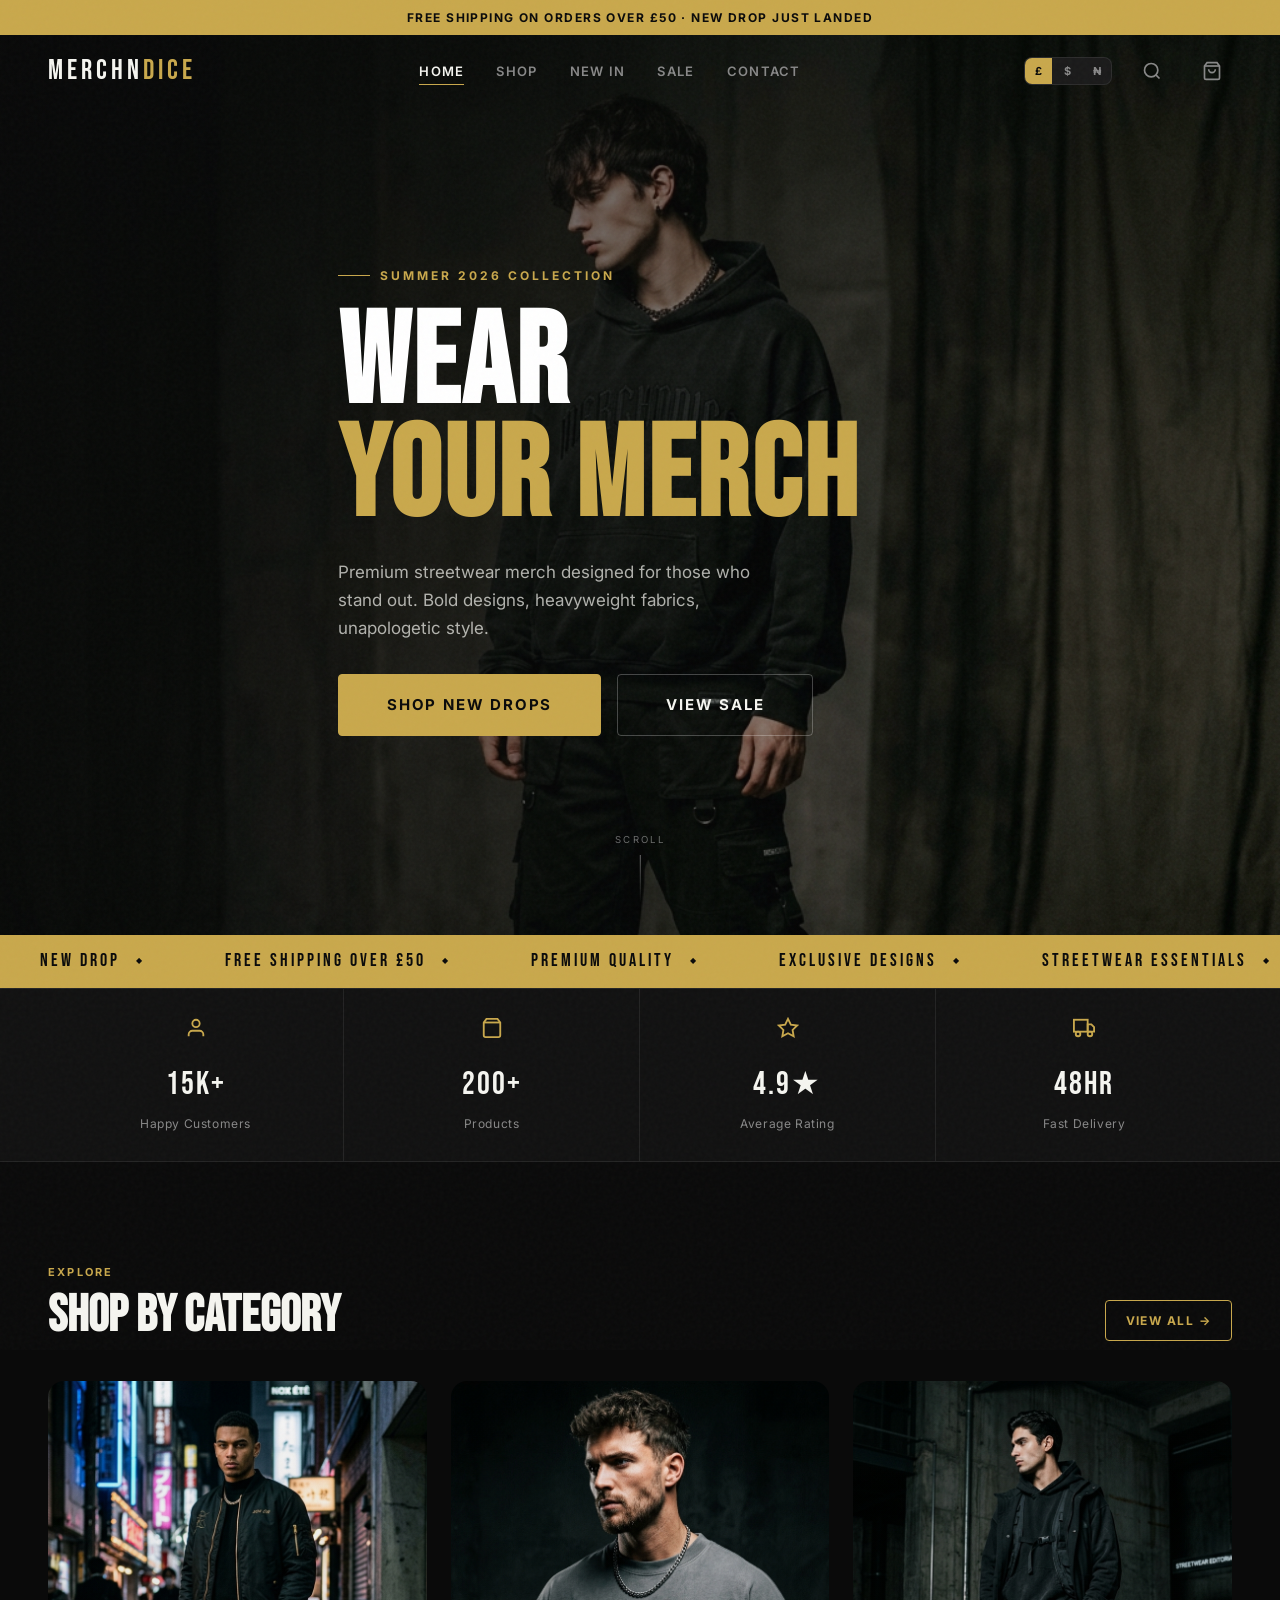
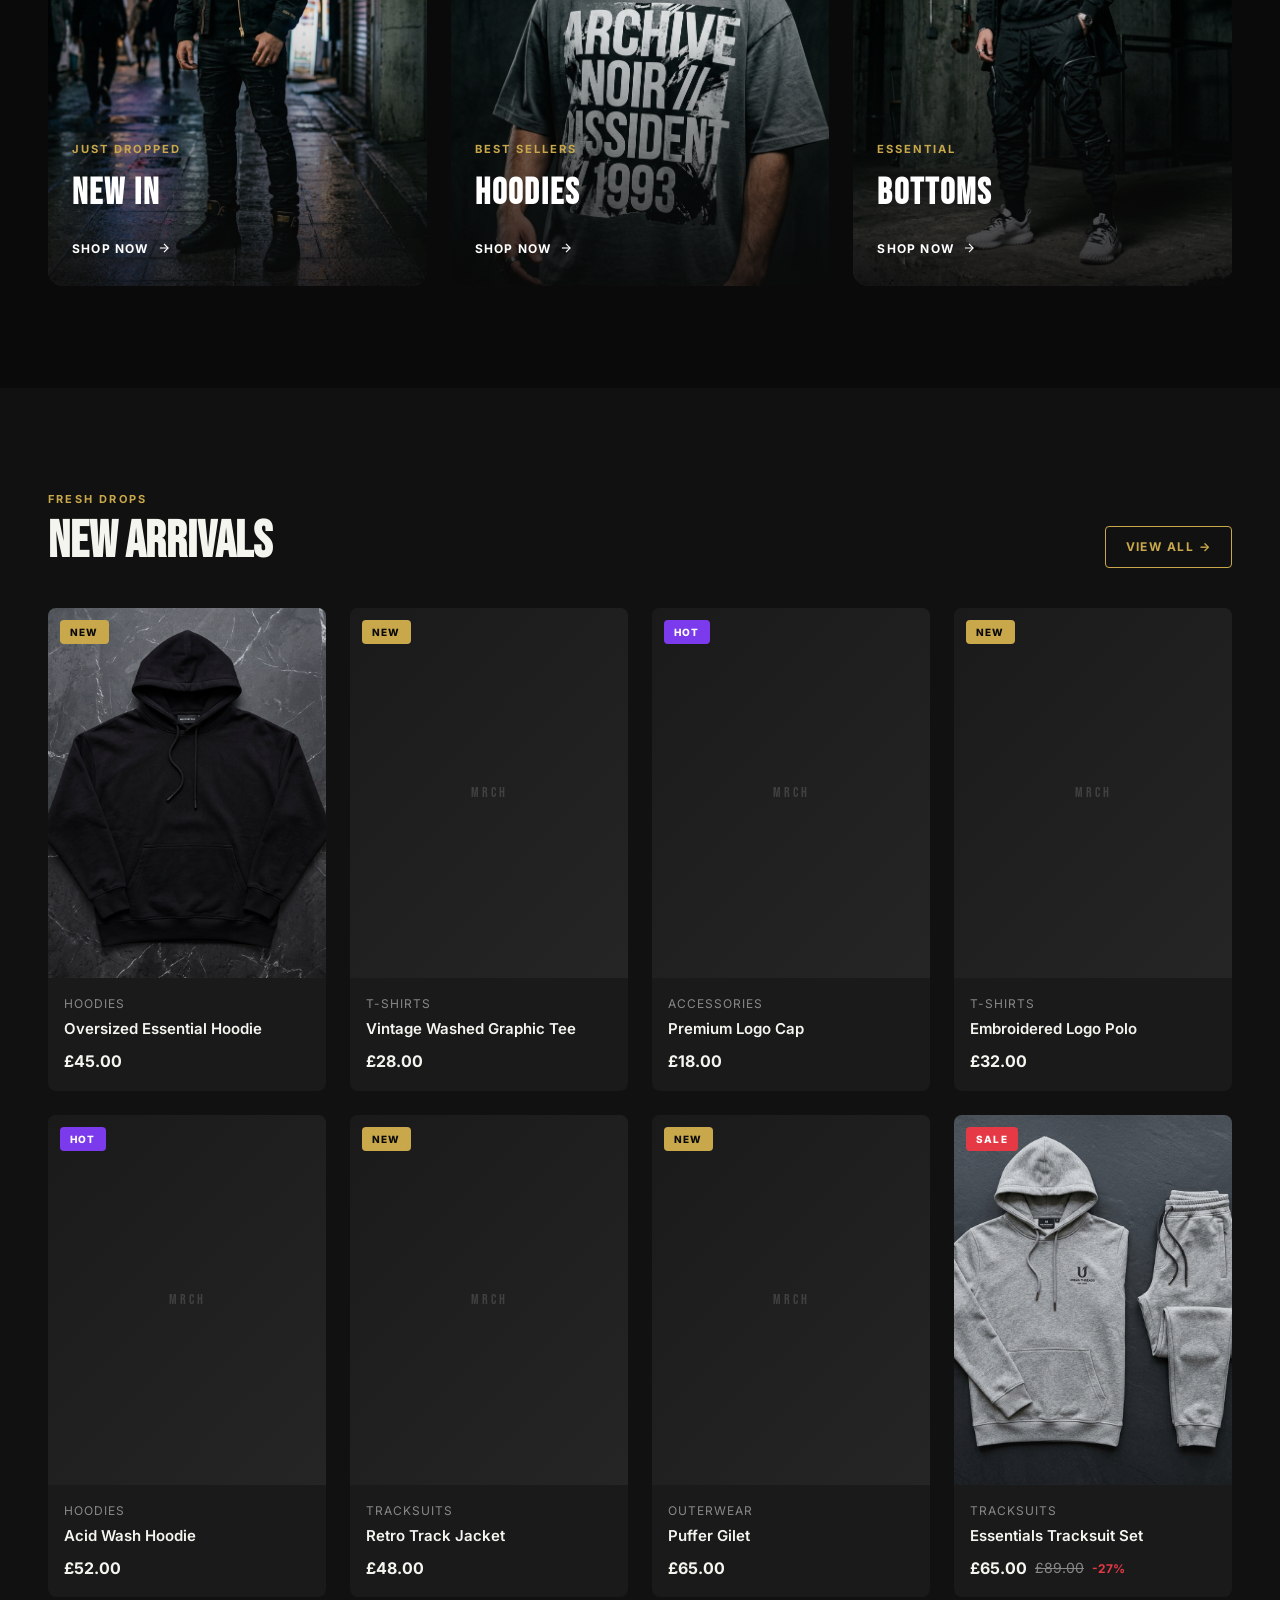
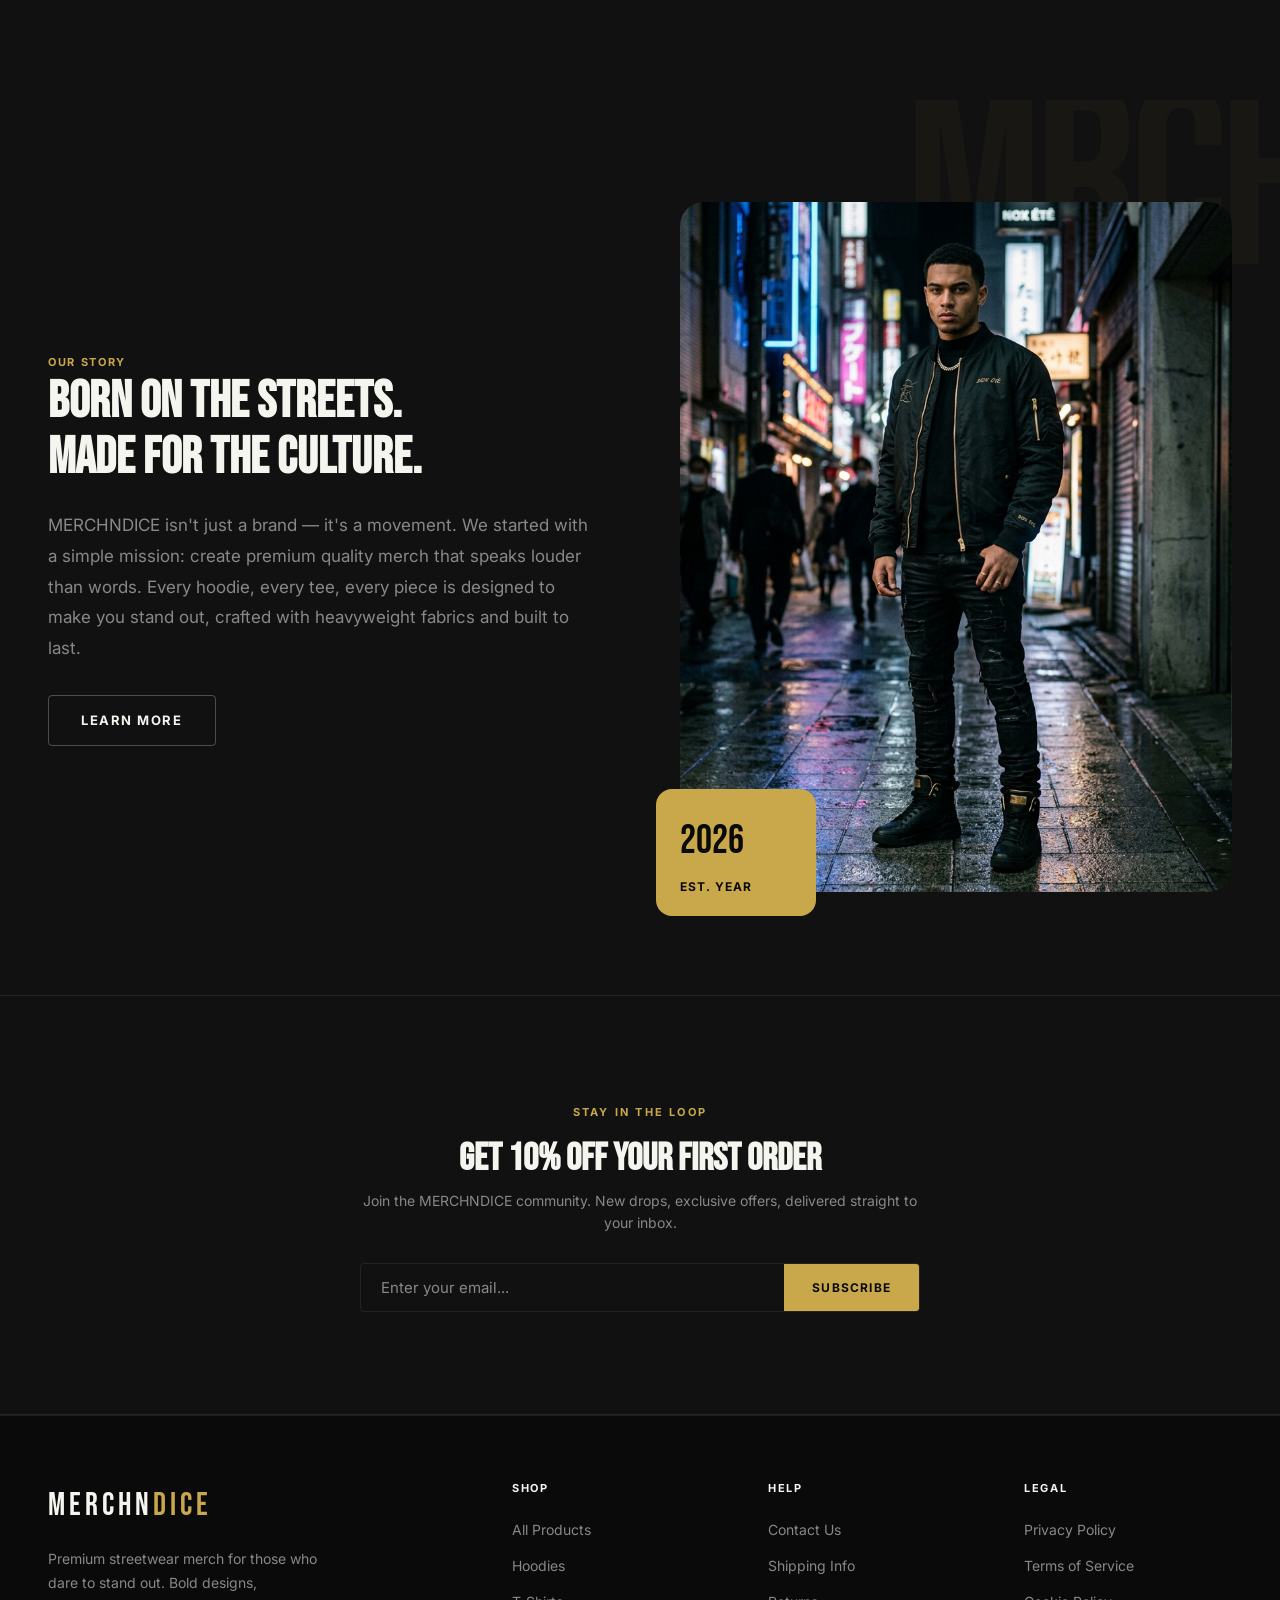
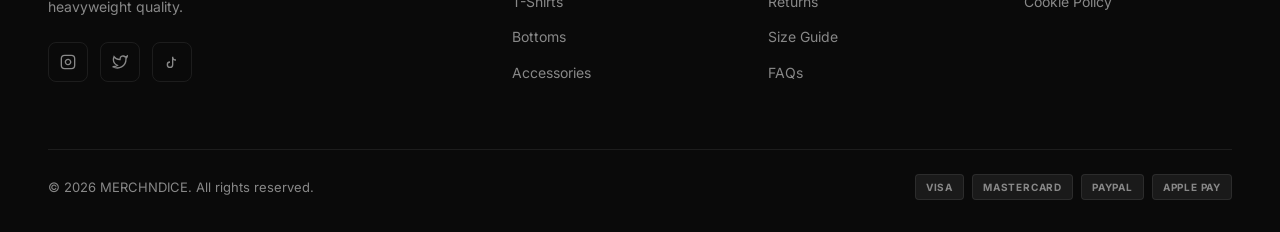
<file: index.html>
<!DOCTYPE html>
<html lang="en">
<head>
  <meta charset="UTF-8">
  <meta name="viewport" content="width=device-width, initial-scale=1.0">
  <meta name="description" content="MERCHNDICE — Premium streetwear merch. Bold designs, premium quality. Shop hoodies, tees, tracksuits, caps and accessories.">
  <title>MERCHNDICE — Premium Streetwear Merch</title>
  <link rel="stylesheet" href="css/base.css">
  <link rel="stylesheet" href="css/components.css">
  <link rel="stylesheet" href="css/pages.css">
</head>
<body class="grain">

  <!-- Announcement Bar -->
  <div class="announce-bar" id="announceBar">FREE SHIPPING ON ORDERS OVER £50 · NEW DROP JUST LANDED</div>

  <!-- Navbar -->
  <header class="navbar" id="navbar">
    <div class="navbar__inner">
      <a href="index.html" class="navbar__logo">MERCHN<span>DICE</span></a>
      <nav class="navbar__nav" id="mainNav">
        <a href="index.html">Home</a>
        <a href="shop.html">Shop</a>
        <a href="shop.html?cat=new">New In</a>
        <a href="shop.html?cat=sale">Sale</a>
        <a href="contact.html">Contact</a>
      </nav>
      <div class="navbar__actions">
        <!-- Currency switcher -->
        <div class="currency-switcher" style="display:flex;gap:2px;background:var(--color-surface);border-radius:var(--radius-md);overflow:hidden;border:1px solid var(--color-border);">
          <button class="currency-btn active" data-currency="GBP" onclick="setCurrency('GBP')" style="padding:6px 10px;font-size:0.6875rem;font-weight:700;color:var(--color-muted);cursor:pointer;transition:all 150ms ease;background:transparent;border:none;font-family:inherit;">£</button>
          <button class="currency-btn" data-currency="USD" onclick="setCurrency('USD')" style="padding:6px 10px;font-size:0.6875rem;font-weight:700;color:var(--color-muted);cursor:pointer;transition:all 150ms ease;background:transparent;border:none;font-family:inherit;">$</button>
          <button class="currency-btn" data-currency="NGN" onclick="setCurrency('NGN')" style="padding:6px 10px;font-size:0.6875rem;font-weight:700;color:var(--color-muted);cursor:pointer;transition:all 150ms ease;background:transparent;border:none;font-family:inherit;">₦</button>
        </div>
        <button class="navbar__icon-btn" data-open-search aria-label="Search">
          <svg xmlns="http://www.w3.org/2000/svg" viewBox="0 0 24 24" fill="none" stroke="currentColor" stroke-width="2"><circle cx="11" cy="11" r="8"/><line x1="21" y1="21" x2="16.65" y2="16.65"/></svg>
        </button>
        <button class="navbar__icon-btn" data-open-cart aria-label="Cart">
          <svg xmlns="http://www.w3.org/2000/svg" viewBox="0 0 24 24" fill="none" stroke="currentColor" stroke-width="2"><path d="M6 2L3 6v14a2 2 0 002 2h14a2 2 0 002-2V6l-3-4z"/><line x1="3" y1="6" x2="21" y2="6"/><path d="M16 10a4 4 0 01-8 0"/></svg>
          <span class="cart-badge" style="display:none;">0</span>
        </button>
        <button class="hamburger" id="hamburger" aria-label="Menu">
          <span></span><span></span><span></span>
        </button>
      </div>
    </div>
  </header>

  <!-- Mobile Nav -->
  <nav class="mobile-nav" id="mobileNav">
    <a href="index.html">Home</a>
    <a href="shop.html">Shop All</a>
    <a href="shop.html?cat=new">New In</a>
    <a href="shop.html?cat=sale">Sale</a>
    <a href="contact.html">Contact</a>
  </nav>

  <!-- Search Modal -->
  <div class="modal-overlay" id="searchOverlay">
    <div class="search-modal">
      <div class="search-input-wrap">
        <svg xmlns="http://www.w3.org/2000/svg" viewBox="0 0 24 24" fill="none" stroke="currentColor" stroke-width="2"><circle cx="11" cy="11" r="8"/><line x1="21" y1="21" x2="16.65" y2="16.65"/></svg>
        <input type="text" class="search-input" id="searchInput" placeholder="Search for hoodies, tees, caps...">
      </div>
      <p class="search-suggestion-label">Popular Searches</p>
      <div class="search-tags">
        <span class="search-tag">Hoodies</span>
        <span class="search-tag">Tracksuits</span>
        <span class="search-tag">Graphic Tees</span>
        <span class="search-tag">Caps</span>
        <span class="search-tag">Sale</span>
      </div>
    </div>
  </div>

  <!-- ════════════ HERO ════════════ -->
  <section class="hero" id="hero">
    <div class="hero__bg">
      <img class="hero__img" src="assets/images/hero_main.png" alt="MERCHNDICE hero — streetwear model">
      <div class="hero__overlay"></div>
    </div>
    <div class="hero__content">
      <span class="hero__eyebrow">Summer 2026 Collection</span>
      <h1 class="hero__title">WEAR<em>YOUR MERCH</em></h1>
      <p class="hero__desc">Premium streetwear merch designed for those who stand out. Bold designs, heavyweight fabrics, unapologetic style.</p>
      <div class="hero__actions">
        <a href="shop.html" class="btn btn-primary btn-lg">Shop New Drops</a>
        <a href="shop.html?cat=sale" class="btn btn-outline btn-lg">View Sale</a>
      </div>
    </div>
    <div class="hero__scroll">
      <span>Scroll</span>
      <div class="scroll-line"></div>
    </div>
  </section>

  <!-- ════════════ MARQUEE ════════════ -->
  <div class="marquee-strip">
    <div class="marquee-track">
      <span class="marquee-item">NEW DROP</span>
      <span class="marquee-item">FREE SHIPPING OVER £50</span>
      <span class="marquee-item">PREMIUM QUALITY</span>
      <span class="marquee-item">EXCLUSIVE DESIGNS</span>
      <span class="marquee-item">STREETWEAR ESSENTIALS</span>
      <span class="marquee-item">NEW DROP</span>
      <span class="marquee-item">FREE SHIPPING OVER £50</span>
      <span class="marquee-item">PREMIUM QUALITY</span>
      <span class="marquee-item">EXCLUSIVE DESIGNS</span>
      <span class="marquee-item">STREETWEAR ESSENTIALS</span>
    </div>
  </div>

  <!-- ════════════ STATS STRIP ════════════ -->
  <section class="stats-strip">
    <div class="stats-strip__inner container">
      <div class="stat-item reveal">
        <div class="stat-item__icon"><svg xmlns="http://www.w3.org/2000/svg" viewBox="0 0 24 24" fill="none" stroke="currentColor" stroke-width="2"><path d="M20 21v-2a4 4 0 00-4-4H8a4 4 0 00-4 4v2"/><circle cx="12" cy="7" r="4"/></svg></div>
        <span class="stat-num">15K+</span>
        <span class="stat-label">Happy Customers</span>
      </div>
      <div class="stat-item reveal reveal-delay-1">
        <div class="stat-item__icon"><svg xmlns="http://www.w3.org/2000/svg" viewBox="0 0 24 24" fill="none" stroke="currentColor" stroke-width="2"><path d="M6 2L3 6v14a2 2 0 002 2h14a2 2 0 002-2V6l-3-4z"/><line x1="3" y1="6" x2="21" y2="6"/></svg></div>
        <span class="stat-num">200+</span>
        <span class="stat-label">Products</span>
      </div>
      <div class="stat-item reveal reveal-delay-2">
        <div class="stat-item__icon"><svg xmlns="http://www.w3.org/2000/svg" viewBox="0 0 24 24" fill="none" stroke="currentColor" stroke-width="2"><path d="M12 2l3.09 6.26L22 9.27l-5 4.87 1.18 6.88L12 17.77l-6.18 3.25L7 14.14 2 9.27l6.91-1.01L12 2z"/></svg></div>
        <span class="stat-num">4.9★</span>
        <span class="stat-label">Average Rating</span>
      </div>
      <div class="stat-item reveal reveal-delay-3">
        <div class="stat-item__icon"><svg xmlns="http://www.w3.org/2000/svg" viewBox="0 0 24 24" fill="none" stroke="currentColor" stroke-width="2"><rect x="1" y="3" width="15" height="13"/><polygon points="16 8 20 8 23 11 23 16 16 16 16 8"/><circle cx="5.5" cy="18.5" r="2.5"/><circle cx="18.5" cy="18.5" r="2.5"/></svg></div>
        <span class="stat-num">48HR</span>
        <span class="stat-label">Fast Delivery</span>
      </div>
    </div>
  </section>

  <!-- ════════════ CATEGORIES ════════════ -->
  <section class="section" id="categories">
    <div class="container">
      <div class="section-header reveal">
        <div class="section-header__left">
          <span class="section-eyebrow">Explore</span>
          <h2 class="section-title">Shop by Category</h2>
        </div>
        <a href="shop.html" class="btn btn-ghost btn-sm">View All →</a>
      </div>
      <div class="grid-3">
        <a href="shop.html" class="cat-card reveal">
          <img class="cat-card__img" src="assets/images/cat_new_in.png" alt="New In" loading="lazy">
          <div class="cat-card__overlay">
            <span class="cat-card__label">Just Dropped</span>
            <h3 class="cat-card__title">NEW IN</h3>
            <span class="cat-card__cta">Shop Now <svg xmlns="http://www.w3.org/2000/svg" viewBox="0 0 24 24" fill="none" stroke="currentColor" stroke-width="2"><line x1="5" y1="12" x2="19" y2="12"/><polyline points="12 5 19 12 12 19"/></svg></span>
          </div>
        </a>
        <a href="shop.html" class="cat-card reveal reveal-delay-1">
          <img class="cat-card__img" src="assets/images/cat_tops.png" alt="Hoodies & Tops" loading="lazy">
          <div class="cat-card__overlay">
            <span class="cat-card__label">Best Sellers</span>
            <h3 class="cat-card__title">HOODIES</h3>
            <span class="cat-card__cta">Shop Now <svg xmlns="http://www.w3.org/2000/svg" viewBox="0 0 24 24" fill="none" stroke="currentColor" stroke-width="2"><line x1="5" y1="12" x2="19" y2="12"/><polyline points="12 5 19 12 12 19"/></svg></span>
          </div>
        </a>
        <a href="shop.html" class="cat-card reveal reveal-delay-2">
          <img class="cat-card__img" src="assets/images/cat_bottoms.png" alt="Bottoms" loading="lazy">
          <div class="cat-card__overlay">
            <span class="cat-card__label">Essential</span>
            <h3 class="cat-card__title">BOTTOMS</h3>
            <span class="cat-card__cta">Shop Now <svg xmlns="http://www.w3.org/2000/svg" viewBox="0 0 24 24" fill="none" stroke="currentColor" stroke-width="2"><line x1="5" y1="12" x2="19" y2="12"/><polyline points="12 5 19 12 12 19"/></svg></span>
          </div>
        </a>
      </div>
    </div>
  </section>

  <!-- ════════════ NEW ARRIVALS ════════════ -->
  <section class="section" id="newArrivals" style="background:var(--color-bg-2);">
    <div class="container">
      <div class="section-header reveal">
        <div class="section-header__left">
          <span class="section-eyebrow">Fresh Drops</span>
          <h2 class="section-title">New Arrivals</h2>
        </div>
        <a href="shop.html" class="btn btn-ghost btn-sm">View All →</a>
      </div>
      <div class="grid-4 reveal" id="homeProductGrid"></div>
    </div>
  </section>

  <!-- ════════════ BRAND STORY ════════════ -->
  <section class="section brand-story">
    <div class="container">
      <div class="brand-story__inner">
        <div class="brand-story__left reveal">
          <span class="label brand-story__label">Our Story</span>
          <h2 class="display-md brand-story__title">Born on the Streets.<br>Made for the Culture.</h2>
          <p class="brand-story__body">MERCHNDICE isn't just a brand — it's a movement. We started with a simple mission: create premium quality merch that speaks louder than words. Every hoodie, every tee, every piece is designed to make you stand out, crafted with heavyweight fabrics and built to last.</p>
          <a href="contact.html" class="btn btn-outline">Learn More</a>
        </div>
        <div class="brand-story__right reveal reveal-delay-2">
          <div class="brand-story__img-wrap">
            <img class="brand-story__img" src="assets/images/cat_new_in.png" alt="MERCHNDICE brand story">
          </div>
          <div class="brand-story__card">
            <div class="brand-story__card-num">2026</div>
            <div class="brand-story__card-txt">EST. YEAR</div>
          </div>
        </div>
      </div>
    </div>
  </section>

  <!-- ════════════ NEWSLETTER ════════════ -->
  <section class="section newsletter" id="newsletter">
    <div class="container">
      <div class="newsletter__inner reveal">
        <span class="section-eyebrow">Stay in the Loop</span>
        <h2 class="display-sm" style="margin-top:12px;">Get 10% Off Your First Order</h2>
        <p class="body-sm text-muted" style="margin-top:8px;">Join the MERCHNDICE community. New drops, exclusive offers, delivered straight to your inbox.</p>
        <form class="newsletter__form" id="newsletterForm">
          <input type="email" class="newsletter__input" placeholder="Enter your email..." required>
          <button type="submit" class="newsletter__btn">Subscribe</button>
        </form>
      </div>
    </div>
  </section>

  <!-- ════════════ FOOTER ════════════ -->
  <footer class="footer">
    <div class="container">
      <div class="footer__grid">
        <div>
          <div class="footer__brand-logo">MERCHN<span>DICE</span></div>
          <p class="footer__desc">Premium streetwear merch for those who dare to stand out. Bold designs, heavyweight quality.</p>
          <div class="footer__socials">
            <a href="#" class="social-btn" aria-label="Instagram"><svg xmlns="http://www.w3.org/2000/svg" viewBox="0 0 24 24" fill="none" stroke="currentColor" stroke-width="2"><rect x="2" y="2" width="20" height="20" rx="5" ry="5"/><path d="M16 11.37A4 4 0 1112.63 8 4 4 0 0116 11.37z"/><line x1="17.5" y1="6.5" x2="17.51" y2="6.5"/></svg></a>
            <a href="#" class="social-btn" aria-label="Twitter"><svg xmlns="http://www.w3.org/2000/svg" viewBox="0 0 24 24" fill="none" stroke="currentColor" stroke-width="2"><path d="M23 3a10.9 10.9 0 01-3.14 1.53 4.48 4.48 0 00-7.86 3v1A10.66 10.66 0 013 4s-4 9 5 13a11.64 11.64 0 01-7 2c9 5 20 0 20-11.5a4.5 4.5 0 00-.08-.83A7.72 7.72 0 0023 3z"/></svg></a>
            <a href="#" class="social-btn" aria-label="TikTok"><svg xmlns="http://www.w3.org/2000/svg" viewBox="0 0 24 24" fill="none" stroke="currentColor" stroke-width="2"><path d="M9 12a4 4 0 104 4V4a5 5 0 005 5"/></svg></a>
          </div>
        </div>
        <div>
          <h4 class="footer__col-title">Shop</h4>
          <ul class="footer__links">
            <li><a href="shop.html">All Products</a></li>
            <li><a href="shop.html">Hoodies</a></li>
            <li><a href="shop.html">T-Shirts</a></li>
            <li><a href="shop.html">Bottoms</a></li>
            <li><a href="shop.html">Accessories</a></li>
          </ul>
        </div>
        <div>
          <h4 class="footer__col-title">Help</h4>
          <ul class="footer__links">
            <li><a href="contact.html">Contact Us</a></li>
            <li><a href="#">Shipping Info</a></li>
            <li><a href="#">Returns</a></li>
            <li><a href="#">Size Guide</a></li>
            <li><a href="#">FAQs</a></li>
          </ul>
        </div>
        <div>
          <h4 class="footer__col-title">Legal</h4>
          <ul class="footer__links">
            <li><a href="#">Privacy Policy</a></li>
            <li><a href="#">Terms of Service</a></li>
            <li><a href="#">Cookie Policy</a></li>
          </ul>
        </div>
      </div>
      <div class="footer__bottom">
        <p class="footer__copy">&copy; 2026 MERCHNDICE. All rights reserved.</p>
        <div class="footer__payment">
          <span class="payment-icon">VISA</span>
          <span class="payment-icon">MASTERCARD</span>
          <span class="payment-icon">PAYPAL</span>
          <span class="payment-icon">APPLE PAY</span>
        </div>
      </div>
    </div>
  </footer>

  <!-- Cart Drawer -->
  <div class="cart-drawer__overlay" id="cartOverlay"></div>
  <aside class="cart-drawer" id="cartDrawer">
    <div class="cart-drawer__header">
      <h3 class="cart-drawer__title">YOUR BAG</h3>
      <button class="cart-close-btn" id="cartCloseBtn"><svg xmlns="http://www.w3.org/2000/svg" viewBox="0 0 24 24" fill="none" stroke="currentColor" stroke-width="2"><line x1="18" y1="6" x2="6" y2="18"/><line x1="6" y1="6" x2="18" y2="18"/></svg></button>
    </div>
    <div class="cart-drawer__body"></div>
    <div class="cart-drawer__footer"></div>
  </aside>

  <script src="js/shop.js"></script>
  <script src="js/main.js"></script>
  <script>
    // Render 8 newest products on homepage
    document.addEventListener('DOMContentLoaded', () => {
      updateCurrencySelector();
      const grid = document.getElementById('homeProductGrid');
      if (grid && window.PRODUCTS) {
        const featured = window.PRODUCTS.filter(p => p.badge === 'new' || p.badge === 'hot').slice(0, 8);
        if (featured.length < 8) {
          const extra = window.PRODUCTS.filter(p => !featured.includes(p)).slice(0, 8 - featured.length);
          featured.push(...extra);
        }
        grid.innerHTML = featured.slice(0, 8).map(p => productCardHTML(p)).join('');
      }
      // Currency buttons
      document.querySelectorAll('.currency-btn').forEach(btn => {
        btn.addEventListener('click', () => {
          setCurrency(btn.dataset.currency);
          // Re-render homepage grid
          const grid = document.getElementById('homeProductGrid');
          if (grid && window.PRODUCTS) {
            const featured = window.PRODUCTS.filter(p => p.badge === 'new' || p.badge === 'hot').slice(0, 8);
            if (featured.length < 8) {
              const extra = window.PRODUCTS.filter(p => !featured.includes(p)).slice(0, 8 - featured.length);
              featured.push(...extra);
            }
            grid.innerHTML = featured.slice(0, 8).map(p => productCardHTML(p)).join('');
          }
        });
      });
    });
  </script>
</body>
</html>
</file>
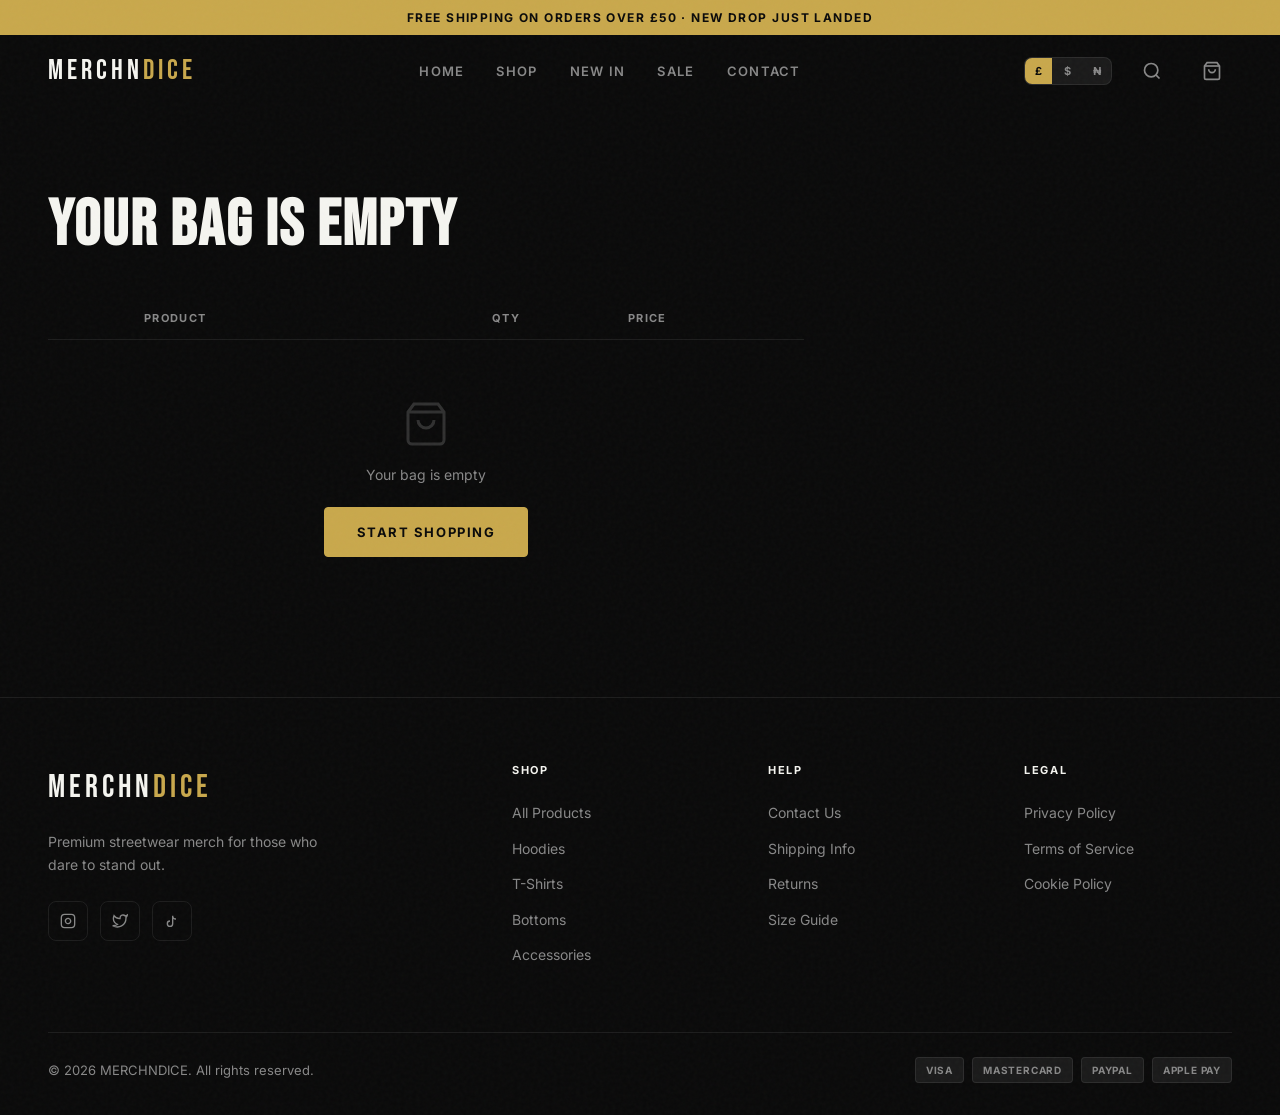
<file: cart.html>
<!DOCTYPE html>
<html lang="en">
<head>
  <meta charset="UTF-8">
  <meta name="viewport" content="width=device-width, initial-scale=1.0">
  <meta name="description" content="Your MERCHNDICE bag — review items, update quantities and proceed to checkout.">
  <title>Your Bag — MERCHNDICE</title>
  <link rel="stylesheet" href="css/base.css">
  <link rel="stylesheet" href="css/components.css">
  <link rel="stylesheet" href="css/pages.css">
</head>
<body class="grain">

  <!-- Announcement Bar -->
  <div class="announce-bar">FREE SHIPPING ON ORDERS OVER £50 · NEW DROP JUST LANDED</div>

  <!-- Navbar -->
  <header class="navbar" id="navbar">
    <div class="navbar__inner">
      <a href="index.html" class="navbar__logo">MERCHN<span>DICE</span></a>
      <nav class="navbar__nav">
        <a href="index.html">Home</a>
        <a href="shop.html">Shop</a>
        <a href="shop.html?cat=new">New In</a>
        <a href="shop.html?cat=sale">Sale</a>
        <a href="contact.html">Contact</a>
      </nav>
      <div class="navbar__actions">
        <div class="currency-switcher" style="display:flex;gap:2px;background:var(--color-surface);border-radius:var(--radius-md);overflow:hidden;border:1px solid var(--color-border);">
          <button class="currency-btn active" data-currency="GBP" onclick="setCurrency('GBP')" style="padding:6px 10px;font-size:0.6875rem;font-weight:700;color:var(--color-muted);cursor:pointer;transition:all 150ms ease;background:transparent;border:none;font-family:inherit;">£</button>
          <button class="currency-btn" data-currency="USD" onclick="setCurrency('USD')" style="padding:6px 10px;font-size:0.6875rem;font-weight:700;color:var(--color-muted);cursor:pointer;transition:all 150ms ease;background:transparent;border:none;font-family:inherit;">$</button>
          <button class="currency-btn" data-currency="NGN" onclick="setCurrency('NGN')" style="padding:6px 10px;font-size:0.6875rem;font-weight:700;color:var(--color-muted);cursor:pointer;transition:all 150ms ease;background:transparent;border:none;font-family:inherit;">₦</button>
        </div>
        <button class="navbar__icon-btn" data-open-search aria-label="Search">
          <svg xmlns="http://www.w3.org/2000/svg" viewBox="0 0 24 24" fill="none" stroke="currentColor" stroke-width="2"><circle cx="11" cy="11" r="8"/><line x1="21" y1="21" x2="16.65" y2="16.65"/></svg>
        </button>
        <button class="navbar__icon-btn" data-open-cart aria-label="Cart">
          <svg xmlns="http://www.w3.org/2000/svg" viewBox="0 0 24 24" fill="none" stroke="currentColor" stroke-width="2"><path d="M6 2L3 6v14a2 2 0 002 2h14a2 2 0 002-2V6l-3-4z"/><line x1="3" y1="6" x2="21" y2="6"/><path d="M16 10a4 4 0 01-8 0"/></svg>
          <span class="cart-badge" style="display:none;">0</span>
        </button>
        <button class="hamburger" id="hamburger" aria-label="Menu"><span></span><span></span><span></span></button>
      </div>
    </div>
  </header>

  <nav class="mobile-nav" id="mobileNav">
    <a href="index.html">Home</a><a href="shop.html">Shop All</a><a href="shop.html?cat=new">New In</a><a href="shop.html?cat=sale">Sale</a><a href="contact.html">Contact</a>
  </nav>

  <!-- Search Modal -->
  <div class="modal-overlay" id="searchOverlay">
    <div class="search-modal">
      <div class="search-input-wrap">
        <svg xmlns="http://www.w3.org/2000/svg" viewBox="0 0 24 24" fill="none" stroke="currentColor" stroke-width="2"><circle cx="11" cy="11" r="8"/><line x1="21" y1="21" x2="16.65" y2="16.65"/></svg>
        <input type="text" class="search-input" id="searchInput" placeholder="Search for hoodies, tees, caps...">
      </div>
      <p class="search-suggestion-label">Popular Searches</p>
      <div class="search-tags"><span class="search-tag">Hoodies</span><span class="search-tag">Tracksuits</span><span class="search-tag">Caps</span></div>
    </div>
  </div>

  <!-- ════════════ CART PAGE ════════════ -->
  <main class="cart-page">
    <div class="container">
      <h1 class="cart-page__title" id="cartPageTitle">YOUR BAG</h1>

      <div class="cart-page-layout">
        <!-- Cart Items -->
        <div id="cartPageItems">
          <div class="cart-table-header">
            <span></span>
            <span>Product</span>
            <span>Qty</span>
            <span>Price</span>
            <span></span>
          </div>
          <div id="cartTableBody">
            <!-- Rendered by JS -->
          </div>
        </div>

        <!-- Order Summary -->
        <div class="order-summary" id="orderSummary">
          <h3 class="order-summary__title">ORDER SUMMARY</h3>
          <div class="promo-wrap">
            <input type="text" class="promo-input" placeholder="Promo code" id="promoInput">
            <button class="promo-btn" id="promoBtn">Apply</button>
          </div>
          <div id="summaryRows">
            <!-- Rendered by JS -->
          </div>
          <button class="btn btn-primary btn-full btn-lg" id="checkoutBtn" onclick="handleCheckout()">Proceed to Checkout</button>
          <a href="shop.html" class="btn btn-outline btn-full" style="margin-top:8px;">Continue Shopping</a>
        </div>
      </div>
    </div>
  </main>

  <!-- Footer -->
  <footer class="footer" style="margin-top:80px;">
    <div class="container">
      <div class="footer__grid">
        <div>
          <div class="footer__brand-logo">MERCHN<span>DICE</span></div>
          <p class="footer__desc">Premium streetwear merch for those who dare to stand out.</p>
          <div class="footer__socials">
            <a href="#" class="social-btn" aria-label="Instagram"><svg xmlns="http://www.w3.org/2000/svg" viewBox="0 0 24 24" fill="none" stroke="currentColor" stroke-width="2"><rect x="2" y="2" width="20" height="20" rx="5" ry="5"/><path d="M16 11.37A4 4 0 1112.63 8 4 4 0 0116 11.37z"/><line x1="17.5" y1="6.5" x2="17.51" y2="6.5"/></svg></a>
            <a href="#" class="social-btn" aria-label="Twitter"><svg xmlns="http://www.w3.org/2000/svg" viewBox="0 0 24 24" fill="none" stroke="currentColor" stroke-width="2"><path d="M23 3a10.9 10.9 0 01-3.14 1.53 4.48 4.48 0 00-7.86 3v1A10.66 10.66 0 013 4s-4 9 5 13a11.64 11.64 0 01-7 2c9 5 20 0 20-11.5a4.5 4.5 0 00-.08-.83A7.72 7.72 0 0023 3z"/></svg></a>
            <a href="#" class="social-btn" aria-label="TikTok"><svg xmlns="http://www.w3.org/2000/svg" viewBox="0 0 24 24" fill="none" stroke="currentColor" stroke-width="2"><path d="M9 12a4 4 0 104 4V4a5 5 0 005 5"/></svg></a>
          </div>
        </div>
        <div><h4 class="footer__col-title">Shop</h4><ul class="footer__links"><li><a href="shop.html">All Products</a></li><li><a href="shop.html">Hoodies</a></li><li><a href="shop.html">T-Shirts</a></li><li><a href="shop.html">Bottoms</a></li><li><a href="shop.html">Accessories</a></li></ul></div>
        <div><h4 class="footer__col-title">Help</h4><ul class="footer__links"><li><a href="contact.html">Contact Us</a></li><li><a href="#">Shipping Info</a></li><li><a href="#">Returns</a></li><li><a href="#">Size Guide</a></li></ul></div>
        <div><h4 class="footer__col-title">Legal</h4><ul class="footer__links"><li><a href="#">Privacy Policy</a></li><li><a href="#">Terms of Service</a></li><li><a href="#">Cookie Policy</a></li></ul></div>
      </div>
      <div class="footer__bottom">
        <p class="footer__copy">&copy; 2026 MERCHNDICE. All rights reserved.</p>
        <div class="footer__payment"><span class="payment-icon">VISA</span><span class="payment-icon">MASTERCARD</span><span class="payment-icon">PAYPAL</span><span class="payment-icon">APPLE PAY</span></div>
      </div>
    </div>
  </footer>

  <!-- Cart Drawer -->
  <div class="cart-drawer__overlay" id="cartOverlay"></div>
  <aside class="cart-drawer" id="cartDrawer">
    <div class="cart-drawer__header">
      <h3 class="cart-drawer__title">YOUR BAG</h3>
      <button class="cart-close-btn" id="cartCloseBtn"><svg xmlns="http://www.w3.org/2000/svg" viewBox="0 0 24 24" fill="none" stroke="currentColor" stroke-width="2"><line x1="18" y1="6" x2="6" y2="18"/><line x1="6" y1="6" x2="18" y2="18"/></svg></button>
    </div>
    <div class="cart-drawer__body"></div>
    <div class="cart-drawer__footer"></div>
  </aside>

  <script src="js/shop.js"></script>
  <script src="js/main.js"></script>
  <script>
    // ── Cart page rendering ──────────────────────
    function renderCartPage() {
      const cart = getCart();
      const body = document.getElementById('cartTableBody');
      const summaryRows = document.getElementById('summaryRows');
      const titleEl = document.getElementById('cartPageTitle');

      if (!body) return;

      if (cart.length === 0) {
        titleEl.textContent = 'YOUR BAG IS EMPTY';
        body.innerHTML = `
          <div style="text-align:center;padding:60px 0;">
            <svg xmlns="http://www.w3.org/2000/svg" viewBox="0 0 24 24" fill="none" stroke="currentColor" stroke-width="1.5" width="48" height="48" style="color:var(--color-muted);opacity:.3;margin:0 auto 16px;display:block;"><path d="M6 2L3 6v14a2 2 0 002 2h14a2 2 0 002-2V6l-3-4z"/><line x1="3" y1="6" x2="21" y2="6"/><path d="M16 10a4 4 0 01-8 0"/></svg>
            <p class="body-sm text-muted">Your bag is empty</p>
            <a href="shop.html" class="btn btn-primary" style="margin-top:20px;">Start Shopping</a>
          </div>`;
        document.getElementById('orderSummary').style.display = 'none';
        return;
      }

      document.getElementById('orderSummary').style.display = '';
      titleEl.textContent = `YOUR BAG (${getCartCount()})`;

      body.innerHTML = cart.map(item => `
        <div class="cart-table-row" style="position:relative;">
          ${item.img ? `<img class="cart-table-img" src="${item.img}" alt="${item.name}">` : `<div class="cart-table-img-placeholder">MRCH</div>`}
          <div>
            <div class="cart-table-name">${item.name}</div>
            <div class="cart-table-meta">${item.color || ''} ${item.size ? '· ' + item.size : ''}</div>
          </div>
          <div class="cart-table-qty">
            <button class="qty-btn" onclick="updateQty('${item.id}','${item.size}','${item.color}',-1);renderCartPage()">−</button>
            <span class="qty-num">${item.qty}</span>
            <button class="qty-btn" onclick="updateQty('${item.id}','${item.size}','${item.color}',1);renderCartPage()">+</button>
          </div>
          <div class="cart-table-price">${formatPrice(item.price * item.qty)}</div>
          <button class="cart-remove-btn" onclick="removeFromCart('${item.id}','${item.size}','${item.color}');renderCartPage()" style="position:relative;">
            <svg xmlns="http://www.w3.org/2000/svg" viewBox="0 0 24 24" fill="none" stroke="currentColor" stroke-width="2" width="16" height="16"><polyline points="3 6 5 6 21 6"/><path d="M19 6l-1 14H6L5 6"/><path d="M10 11v6M14 11v6"/><path d="M9 6V4h6v2"/></svg>
          </button>
        </div>`).join('');

      // Summary
      const subtotal = getCartTotal();
      const shippingGBP = subtotal >= 50 ? 0 : 4.99;
      const total = subtotal + shippingGBP;

      summaryRows.innerHTML = `
        <div class="summary-row"><span class="label">Subtotal</span><span>${formatPrice(subtotal)}</span></div>
        <div class="summary-row"><span class="label">Shipping</span><span>${shippingGBP === 0 ? 'FREE' : formatPrice(shippingGBP)}</span></div>
        <hr class="summary-divider">
        <div class="summary-row total"><span>Total</span><span>${formatPrice(total)}</span></div>
      `;
    }

    function handleCheckout() {
      const cart = getCart();
      if (cart.length === 0) return;
      showToast('✓ Redirecting to checkout...');
      setTimeout(() => {
        showToast('🎉 This is a demo — checkout would happen here!');
      }, 1500);
    }

    // Promo code handler
    document.getElementById('promoBtn')?.addEventListener('click', () => {
      const code = document.getElementById('promoInput')?.value.trim();
      if (!code) return;
      if (code.toUpperCase() === 'MERCH10') {
        showToast('🎉 Promo code applied! 10% off');
      } else {
        showToast('✕ Invalid promo code');
      }
    });

    document.addEventListener('DOMContentLoaded', () => {
      renderCartPage();
      updateCurrencySelector();
    });
    window.addEventListener('currencychange', renderCartPage);
  </script>
</body>
</html>
</file>
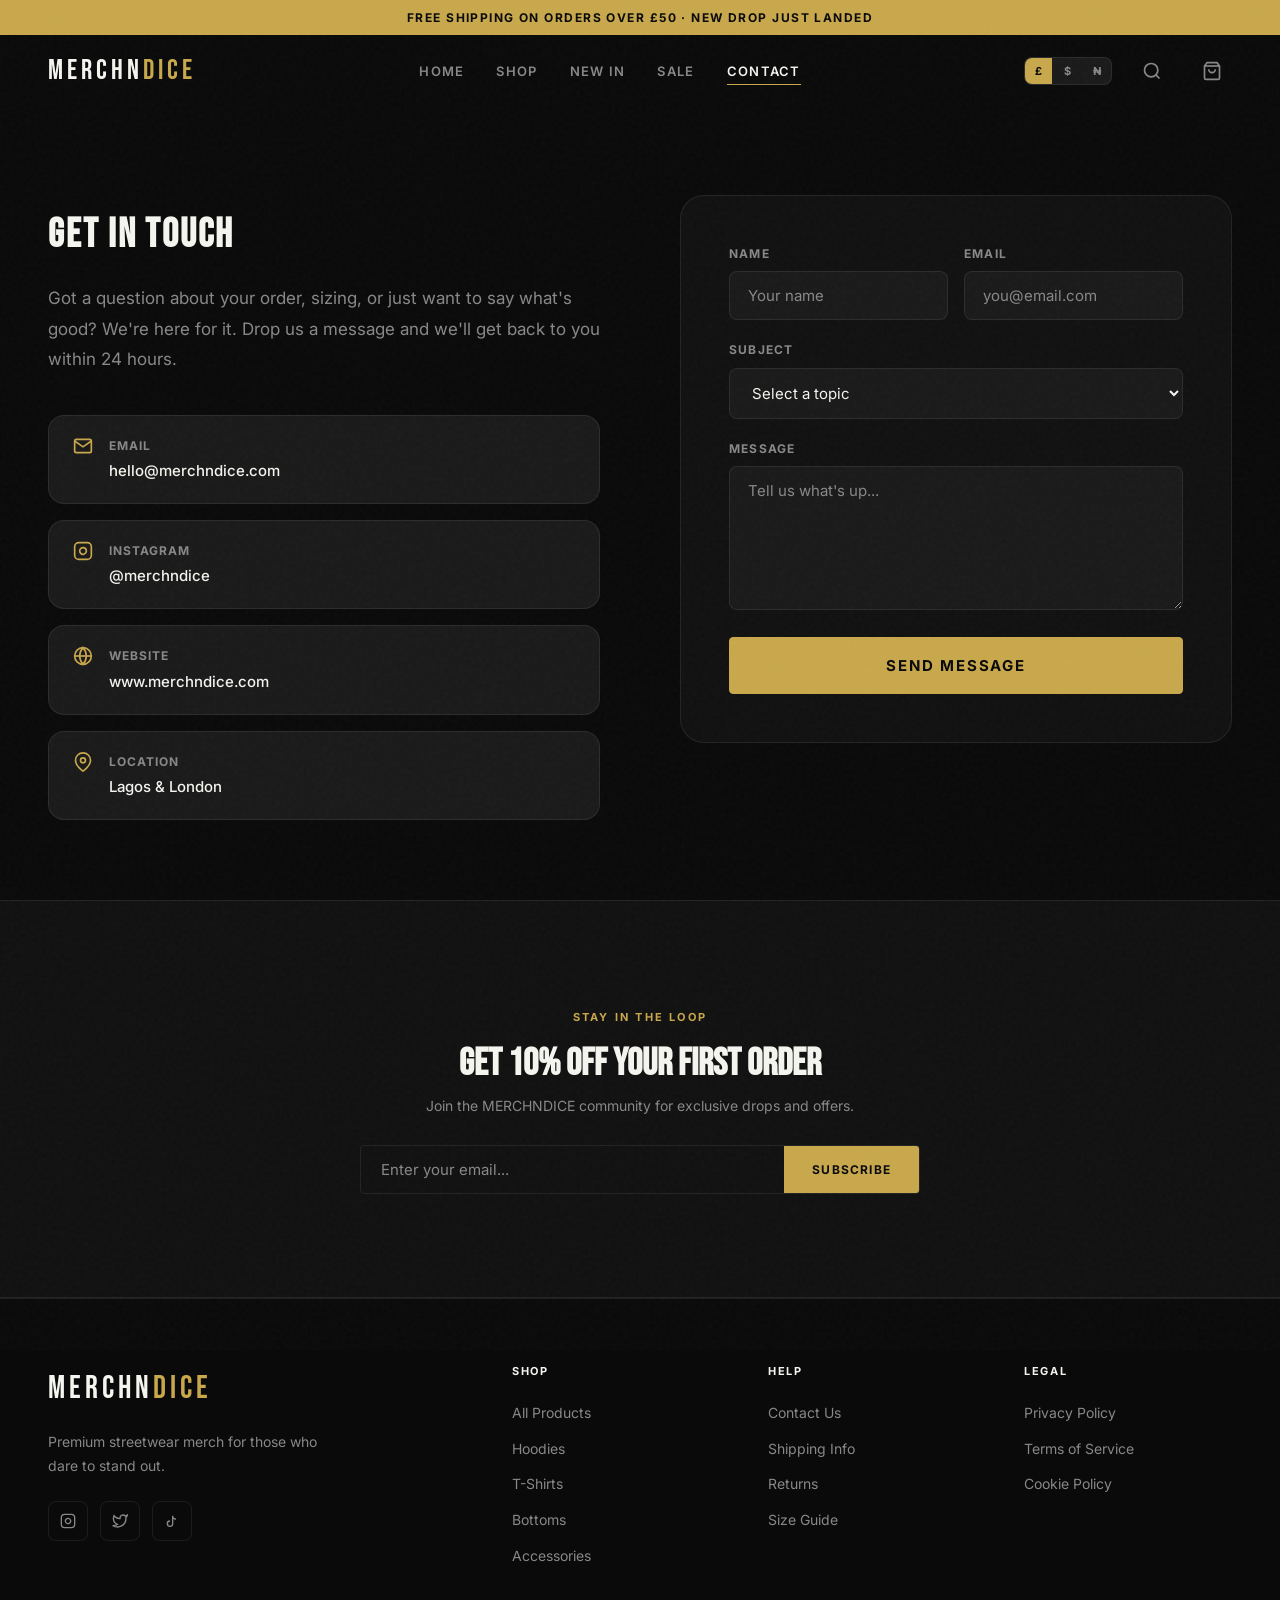
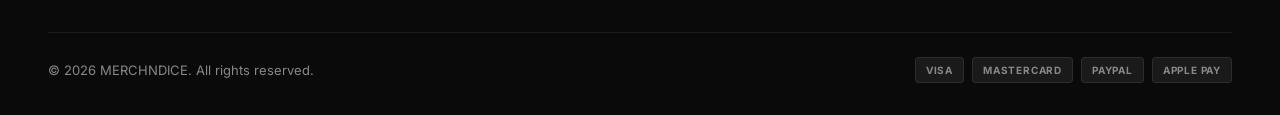
<file: contact.html>
<!DOCTYPE html>
<html lang="en">
<head>
  <meta charset="UTF-8">
  <meta name="viewport" content="width=device-width, initial-scale=1.0">
  <meta name="description" content="Get in touch with MERCHNDICE — customer support, wholesale enquiries, and collaborations. We'd love to hear from you.">
  <title>Contact Us — MERCHNDICE</title>
  <link rel="stylesheet" href="css/base.css">
  <link rel="stylesheet" href="css/components.css">
  <link rel="stylesheet" href="css/pages.css">
</head>
<body class="grain">

  <!-- Announcement Bar -->
  <div class="announce-bar">FREE SHIPPING ON ORDERS OVER £50 · NEW DROP JUST LANDED</div>

  <!-- Navbar -->
  <header class="navbar" id="navbar">
    <div class="navbar__inner">
      <a href="index.html" class="navbar__logo">MERCHN<span>DICE</span></a>
      <nav class="navbar__nav">
        <a href="index.html">Home</a>
        <a href="shop.html">Shop</a>
        <a href="shop.html?cat=new">New In</a>
        <a href="shop.html?cat=sale">Sale</a>
        <a href="contact.html">Contact</a>
      </nav>
      <div class="navbar__actions">
        <div class="currency-switcher" style="display:flex;gap:2px;background:var(--color-surface);border-radius:var(--radius-md);overflow:hidden;border:1px solid var(--color-border);">
          <button class="currency-btn active" data-currency="GBP" onclick="setCurrency('GBP')" style="padding:6px 10px;font-size:0.6875rem;font-weight:700;color:var(--color-muted);cursor:pointer;transition:all 150ms ease;background:transparent;border:none;font-family:inherit;">£</button>
          <button class="currency-btn" data-currency="USD" onclick="setCurrency('USD')" style="padding:6px 10px;font-size:0.6875rem;font-weight:700;color:var(--color-muted);cursor:pointer;transition:all 150ms ease;background:transparent;border:none;font-family:inherit;">$</button>
          <button class="currency-btn" data-currency="NGN" onclick="setCurrency('NGN')" style="padding:6px 10px;font-size:0.6875rem;font-weight:700;color:var(--color-muted);cursor:pointer;transition:all 150ms ease;background:transparent;border:none;font-family:inherit;">₦</button>
        </div>
        <button class="navbar__icon-btn" data-open-search aria-label="Search">
          <svg xmlns="http://www.w3.org/2000/svg" viewBox="0 0 24 24" fill="none" stroke="currentColor" stroke-width="2"><circle cx="11" cy="11" r="8"/><line x1="21" y1="21" x2="16.65" y2="16.65"/></svg>
        </button>
        <button class="navbar__icon-btn" data-open-cart aria-label="Cart">
          <svg xmlns="http://www.w3.org/2000/svg" viewBox="0 0 24 24" fill="none" stroke="currentColor" stroke-width="2"><path d="M6 2L3 6v14a2 2 0 002 2h14a2 2 0 002-2V6l-3-4z"/><line x1="3" y1="6" x2="21" y2="6"/><path d="M16 10a4 4 0 01-8 0"/></svg>
          <span class="cart-badge" style="display:none;">0</span>
        </button>
        <button class="hamburger" id="hamburger" aria-label="Menu"><span></span><span></span><span></span></button>
      </div>
    </div>
  </header>

  <nav class="mobile-nav" id="mobileNav">
    <a href="index.html">Home</a><a href="shop.html">Shop All</a><a href="shop.html?cat=new">New In</a><a href="shop.html?cat=sale">Sale</a><a href="contact.html">Contact</a>
  </nav>

  <!-- Search Modal -->
  <div class="modal-overlay" id="searchOverlay">
    <div class="search-modal">
      <div class="search-input-wrap">
        <svg xmlns="http://www.w3.org/2000/svg" viewBox="0 0 24 24" fill="none" stroke="currentColor" stroke-width="2"><circle cx="11" cy="11" r="8"/><line x1="21" y1="21" x2="16.65" y2="16.65"/></svg>
        <input type="text" class="search-input" id="searchInput" placeholder="Search for hoodies, tees, caps...">
      </div>
      <p class="search-suggestion-label">Popular Searches</p>
      <div class="search-tags"><span class="search-tag">Hoodies</span><span class="search-tag">Tracksuits</span><span class="search-tag">Caps</span></div>
    </div>
  </div>

  <!-- ════════════ CONTACT PAGE ════════════ -->
  <main class="contact-page">
    <div class="container">
      <div class="contact-layout">
        <!-- Info Side -->
        <div class="contact-info reveal">
          <div>
            <h1 class="contact-info__title">GET IN TOUCH</h1>
            <p class="contact-info__desc">Got a question about your order, sizing, or just want to say what's good? We're here for it. Drop us a message and we'll get back to you within 24 hours.</p>
          </div>
          <div class="contact-cards">
            <div class="contact-card">
              <div class="contact-card__icon">
                <svg xmlns="http://www.w3.org/2000/svg" viewBox="0 0 24 24" fill="none" stroke="currentColor" stroke-width="2"><path d="M4 4h16c1.1 0 2 .9 2 2v12c0 1.1-.9 2-2 2H4c-1.1 0-2-.9-2-2V6c0-1.1.9-2 2-2z"/><polyline points="22,6 12,13 2,6"/></svg>
              </div>
              <div>
                <div class="contact-card__label">Email</div>
                <div class="contact-card__value">hello@merchndice.com</div>
              </div>
            </div>
            <div class="contact-card">
              <div class="contact-card__icon">
                <svg xmlns="http://www.w3.org/2000/svg" viewBox="0 0 24 24" fill="none" stroke="currentColor" stroke-width="2"><rect x="2" y="2" width="20" height="20" rx="5" ry="5"/><path d="M16 11.37A4 4 0 1112.63 8 4 4 0 0116 11.37z"/><line x1="17.5" y1="6.5" x2="17.51" y2="6.5"/></svg>
              </div>
              <div>
                <div class="contact-card__label">Instagram</div>
                <div class="contact-card__value">@merchndice</div>
              </div>
            </div>
            <div class="contact-card">
              <div class="contact-card__icon">
                <svg xmlns="http://www.w3.org/2000/svg" viewBox="0 0 24 24" fill="none" stroke="currentColor" stroke-width="2"><circle cx="12" cy="12" r="10"/><line x1="2" y1="12" x2="22" y2="12"/><path d="M12 2a15.3 15.3 0 014 10 15.3 15.3 0 01-4 10 15.3 15.3 0 01-4-10 15.3 15.3 0 014-10z"/></svg>
              </div>
              <div>
                <div class="contact-card__label">Website</div>
                <div class="contact-card__value">www.merchndice.com</div>
              </div>
            </div>
            <div class="contact-card">
              <div class="contact-card__icon">
                <svg xmlns="http://www.w3.org/2000/svg" viewBox="0 0 24 24" fill="none" stroke="currentColor" stroke-width="2"><path d="M21 10c0 7-9 13-9 13s-9-6-9-13a9 9 0 0118 0z"/><circle cx="12" cy="10" r="3"/></svg>
              </div>
              <div>
                <div class="contact-card__label">Location</div>
                <div class="contact-card__value">Lagos & London</div>
              </div>
            </div>
          </div>
        </div>

        <!-- Contact Form -->
        <div class="contact-form-wrap reveal reveal-delay-2">
          <form id="contactForm">
            <div class="form-row">
              <div class="form-group">
                <label class="form-label" for="contactName">Name</label>
                <input type="text" class="form-control" id="contactName" placeholder="Your name" required>
              </div>
              <div class="form-group">
                <label class="form-label" for="contactEmail">Email</label>
                <input type="email" class="form-control" id="contactEmail" placeholder="you@email.com" required>
              </div>
            </div>
            <div class="form-group">
              <label class="form-label" for="contactSubject">Subject</label>
              <select class="form-control" id="contactSubject" style="cursor:pointer;">
                <option value="" disabled selected>Select a topic</option>
                <option>Order enquiry</option>
                <option>Sizing help</option>
                <option>Returns & refunds</option>
                <option>Wholesale / Collaboration</option>
                <option>Other</option>
              </select>
            </div>
            <div class="form-group">
              <label class="form-label" for="contactMessage">Message</label>
              <textarea class="form-control" id="contactMessage" rows="6" placeholder="Tell us what's up..." required></textarea>
            </div>
            <button type="submit" class="btn btn-primary btn-full btn-lg">Send Message</button>
          </form>
        </div>
      </div>
    </div>
  </main>

  <!-- Newsletter -->
  <section class="section newsletter" style="margin-top:80px;">
    <div class="container">
      <div class="newsletter__inner reveal">
        <span class="section-eyebrow">Stay in the Loop</span>
        <h2 class="display-sm" style="margin-top:12px;">Get 10% Off Your First Order</h2>
        <p class="body-sm text-muted" style="margin-top:8px;">Join the MERCHNDICE community for exclusive drops and offers.</p>
        <form class="newsletter__form" id="newsletterForm">
          <input type="email" class="newsletter__input" placeholder="Enter your email..." required>
          <button type="submit" class="newsletter__btn">Subscribe</button>
        </form>
      </div>
    </div>
  </section>

  <!-- Footer -->
  <footer class="footer">
    <div class="container">
      <div class="footer__grid">
        <div>
          <div class="footer__brand-logo">MERCHN<span>DICE</span></div>
          <p class="footer__desc">Premium streetwear merch for those who dare to stand out.</p>
          <div class="footer__socials">
            <a href="#" class="social-btn" aria-label="Instagram"><svg xmlns="http://www.w3.org/2000/svg" viewBox="0 0 24 24" fill="none" stroke="currentColor" stroke-width="2"><rect x="2" y="2" width="20" height="20" rx="5" ry="5"/><path d="M16 11.37A4 4 0 1112.63 8 4 4 0 0116 11.37z"/><line x1="17.5" y1="6.5" x2="17.51" y2="6.5"/></svg></a>
            <a href="#" class="social-btn" aria-label="Twitter"><svg xmlns="http://www.w3.org/2000/svg" viewBox="0 0 24 24" fill="none" stroke="currentColor" stroke-width="2"><path d="M23 3a10.9 10.9 0 01-3.14 1.53 4.48 4.48 0 00-7.86 3v1A10.66 10.66 0 013 4s-4 9 5 13a11.64 11.64 0 01-7 2c9 5 20 0 20-11.5a4.5 4.5 0 00-.08-.83A7.72 7.72 0 0023 3z"/></svg></a>
            <a href="#" class="social-btn" aria-label="TikTok"><svg xmlns="http://www.w3.org/2000/svg" viewBox="0 0 24 24" fill="none" stroke="currentColor" stroke-width="2"><path d="M9 12a4 4 0 104 4V4a5 5 0 005 5"/></svg></a>
          </div>
        </div>
        <div><h4 class="footer__col-title">Shop</h4><ul class="footer__links"><li><a href="shop.html">All Products</a></li><li><a href="shop.html">Hoodies</a></li><li><a href="shop.html">T-Shirts</a></li><li><a href="shop.html">Bottoms</a></li><li><a href="shop.html">Accessories</a></li></ul></div>
        <div><h4 class="footer__col-title">Help</h4><ul class="footer__links"><li><a href="contact.html">Contact Us</a></li><li><a href="#">Shipping Info</a></li><li><a href="#">Returns</a></li><li><a href="#">Size Guide</a></li></ul></div>
        <div><h4 class="footer__col-title">Legal</h4><ul class="footer__links"><li><a href="#">Privacy Policy</a></li><li><a href="#">Terms of Service</a></li><li><a href="#">Cookie Policy</a></li></ul></div>
      </div>
      <div class="footer__bottom">
        <p class="footer__copy">&copy; 2026 MERCHNDICE. All rights reserved.</p>
        <div class="footer__payment"><span class="payment-icon">VISA</span><span class="payment-icon">MASTERCARD</span><span class="payment-icon">PAYPAL</span><span class="payment-icon">APPLE PAY</span></div>
      </div>
    </div>
  </footer>

  <!-- Cart Drawer -->
  <div class="cart-drawer__overlay" id="cartOverlay"></div>
  <aside class="cart-drawer" id="cartDrawer">
    <div class="cart-drawer__header">
      <h3 class="cart-drawer__title">YOUR BAG</h3>
      <button class="cart-close-btn" id="cartCloseBtn"><svg xmlns="http://www.w3.org/2000/svg" viewBox="0 0 24 24" fill="none" stroke="currentColor" stroke-width="2"><line x1="18" y1="6" x2="6" y2="18"/><line x1="6" y1="6" x2="18" y2="18"/></svg></button>
    </div>
    <div class="cart-drawer__body"></div>
    <div class="cart-drawer__footer"></div>
  </aside>

  <script src="js/shop.js"></script>
  <script src="js/main.js"></script>
  <script>
    document.getElementById('contactForm')?.addEventListener('submit', e => {
      e.preventDefault();
      showToast('✓ Message sent! We\'ll get back to you within 24 hours.');
      e.target.reset();
    });
    document.addEventListener('DOMContentLoaded', updateCurrencySelector);
  </script>
</body>
</html>
</file>
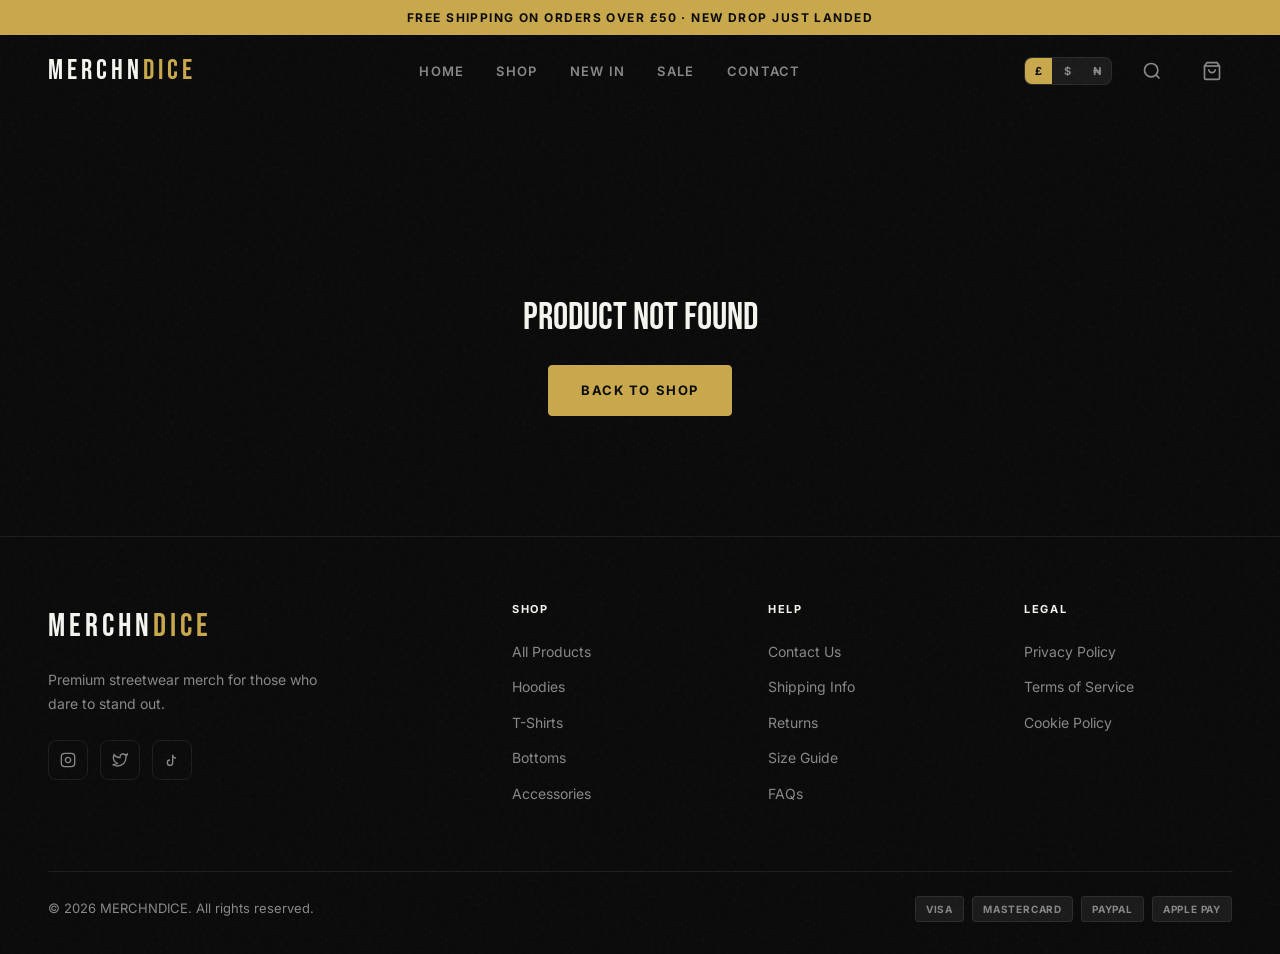
<file: product.html>
<!DOCTYPE html>
<html lang="en">
<head>
  <meta charset="UTF-8">
  <meta name="viewport" content="width=device-width, initial-scale=1.0">
  <meta name="description" content="MERCHNDICE product detail — premium streetwear merch. View sizes, colours and add to your bag.">
  <title>Product — MERCHNDICE</title>
  <link rel="stylesheet" href="css/base.css">
  <link rel="stylesheet" href="css/components.css">
  <link rel="stylesheet" href="css/pages.css">
</head>
<body class="grain">

  <!-- Announcement Bar -->
  <div class="announce-bar">FREE SHIPPING ON ORDERS OVER £50 · NEW DROP JUST LANDED</div>

  <!-- Navbar -->
  <header class="navbar" id="navbar">
    <div class="navbar__inner">
      <a href="index.html" class="navbar__logo">MERCHN<span>DICE</span></a>
      <nav class="navbar__nav">
        <a href="index.html">Home</a>
        <a href="shop.html">Shop</a>
        <a href="shop.html?cat=new">New In</a>
        <a href="shop.html?cat=sale">Sale</a>
        <a href="contact.html">Contact</a>
      </nav>
      <div class="navbar__actions">
        <div class="currency-switcher" style="display:flex;gap:2px;background:var(--color-surface);border-radius:var(--radius-md);overflow:hidden;border:1px solid var(--color-border);">
          <button class="currency-btn active" data-currency="GBP" onclick="setCurrency('GBP')" style="padding:6px 10px;font-size:0.6875rem;font-weight:700;color:var(--color-muted);cursor:pointer;transition:all 150ms ease;background:transparent;border:none;font-family:inherit;">£</button>
          <button class="currency-btn" data-currency="USD" onclick="setCurrency('USD')" style="padding:6px 10px;font-size:0.6875rem;font-weight:700;color:var(--color-muted);cursor:pointer;transition:all 150ms ease;background:transparent;border:none;font-family:inherit;">$</button>
          <button class="currency-btn" data-currency="NGN" onclick="setCurrency('NGN')" style="padding:6px 10px;font-size:0.6875rem;font-weight:700;color:var(--color-muted);cursor:pointer;transition:all 150ms ease;background:transparent;border:none;font-family:inherit;">₦</button>
        </div>
        <button class="navbar__icon-btn" data-open-search aria-label="Search">
          <svg xmlns="http://www.w3.org/2000/svg" viewBox="0 0 24 24" fill="none" stroke="currentColor" stroke-width="2"><circle cx="11" cy="11" r="8"/><line x1="21" y1="21" x2="16.65" y2="16.65"/></svg>
        </button>
        <button class="navbar__icon-btn" data-open-cart aria-label="Cart">
          <svg xmlns="http://www.w3.org/2000/svg" viewBox="0 0 24 24" fill="none" stroke="currentColor" stroke-width="2"><path d="M6 2L3 6v14a2 2 0 002 2h14a2 2 0 002-2V6l-3-4z"/><line x1="3" y1="6" x2="21" y2="6"/><path d="M16 10a4 4 0 01-8 0"/></svg>
          <span class="cart-badge" style="display:none;">0</span>
        </button>
        <button class="hamburger" id="hamburger" aria-label="Menu"><span></span><span></span><span></span></button>
      </div>
    </div>
  </header>

  <!-- Mobile Nav -->
  <nav class="mobile-nav" id="mobileNav">
    <a href="index.html">Home</a>
    <a href="shop.html">Shop All</a>
    <a href="shop.html?cat=new">New In</a>
    <a href="shop.html?cat=sale">Sale</a>
    <a href="contact.html">Contact</a>
  </nav>

  <!-- Search Modal -->
  <div class="modal-overlay" id="searchOverlay">
    <div class="search-modal">
      <div class="search-input-wrap">
        <svg xmlns="http://www.w3.org/2000/svg" viewBox="0 0 24 24" fill="none" stroke="currentColor" stroke-width="2"><circle cx="11" cy="11" r="8"/><line x1="21" y1="21" x2="16.65" y2="16.65"/></svg>
        <input type="text" class="search-input" id="searchInput" placeholder="Search for hoodies, tees, caps...">
      </div>
      <p class="search-suggestion-label">Popular Searches</p>
      <div class="search-tags">
        <span class="search-tag">Hoodies</span>
        <span class="search-tag">Tracksuits</span>
        <span class="search-tag">Graphic Tees</span>
        <span class="search-tag">Caps</span>
      </div>
    </div>
  </div>

  <!-- ════════════ PRODUCT PAGE ════════════ -->
  <main class="product-page">
    <div class="container">
      <div class="product-layout">
        <!-- Gallery -->
        <div class="product-gallery">
          <div class="product-gallery__main" id="pdpMainImg"></div>
          <div class="product-gallery__thumbs" id="pdpThumbs">
            <!-- Thumbnails rendered by JS if multiple images exist -->
          </div>
        </div>

        <!-- Product Info -->
        <div class="product-info">
          <div class="product-info__breadcrumb" id="pdpBreadcrumb">
            <a href="index.html">Home</a> <span>/</span> <a href="shop.html">Shop</a> <span>/</span> <span>Loading...</span>
          </div>

          <h1 class="product-info__title" id="pdpTitle">Loading...</h1>

          <div class="product-info__rating">
            <span class="stars">★★★★★</span>
            <span class="rating-count">(128 reviews)</span>
          </div>

          <div class="product-info__price-row" id="pdpPrice"></div>

          <hr class="product-info__divider">

          <!-- Size Picker -->
          <div class="product-info__section-label">
            Size
            <span class="size-guide-link">Size Guide</span>
          </div>
          <div class="size-picker" id="pdpSizes"></div>

          <!-- Color Picker -->
          <div class="product-info__section-label">Colour</div>
          <div class="color-picker" id="pdpColors">
            <button class="color-btn selected" data-color="Black" style="background:#111;" title="Black" onclick="selectColor(this)"></button>
            <button class="color-btn" data-color="Grey" style="background:#888;" title="Grey" onclick="selectColor(this)"></button>
            <button class="color-btn" data-color="Navy" style="background:#1a2744;" title="Navy" onclick="selectColor(this)"></button>
          </div>

          <!-- CTA -->
          <div class="product-cta">
            <button class="btn btn-primary" id="pdpAddToCart">
              <svg xmlns="http://www.w3.org/2000/svg" viewBox="0 0 24 24" fill="none" stroke="currentColor" stroke-width="2" width="18" height="18"><path d="M6 2L3 6v14a2 2 0 002 2h14a2 2 0 002-2V6l-3-4z"/><line x1="3" y1="6" x2="21" y2="6"/><path d="M16 10a4 4 0 01-8 0"/></svg>
              Add to Bag
            </button>
            <button class="wishlist-btn" onclick="toggleWishlist(this,'Product')">
              <svg xmlns="http://www.w3.org/2000/svg" viewBox="0 0 24 24" fill="none" stroke="currentColor" stroke-width="2"><path d="M20.84 4.61a5.5 5.5 0 00-7.78 0L12 5.67l-1.06-1.06a5.5 5.5 0 00-7.78 7.78l1.06 1.06L12 21.23l7.78-7.78 1.06-1.06a5.5 5.5 0 000-7.78z"/></svg>
            </button>
          </div>

          <!-- Guarantees -->
          <div class="product-guarantees">
            <div class="guarantee-item">
              <svg xmlns="http://www.w3.org/2000/svg" viewBox="0 0 24 24" fill="none" stroke="currentColor" stroke-width="2"><rect x="1" y="3" width="15" height="13"/><polygon points="16 8 20 8 23 11 23 16 16 16 16 8"/><circle cx="5.5" cy="18.5" r="2.5"/><circle cx="18.5" cy="18.5" r="2.5"/></svg>
              <span>Free Shipping<br>Over £50</span>
            </div>
            <div class="guarantee-item">
              <svg xmlns="http://www.w3.org/2000/svg" viewBox="0 0 24 24" fill="none" stroke="currentColor" stroke-width="2"><polyline points="23 4 23 10 17 10"/><path d="M1 20V14h6"/><path d="M3.51 9a9 9 0 0114.85-3.36L23 10M1 14l4.64 4.36A9 9 0 0020.49 15"/></svg>
              <span>30-Day<br>Returns</span>
            </div>
            <div class="guarantee-item">
              <svg xmlns="http://www.w3.org/2000/svg" viewBox="0 0 24 24" fill="none" stroke="currentColor" stroke-width="2"><path d="M12 22s8-4 8-10V5l-8-3-8 3v7c0 6 8 10 8 10z"/></svg>
              <span>Secure<br>Checkout</span>
            </div>
          </div>

          <!-- Accordion -->
          <div class="accordion">
            <div class="accordion-item open">
              <button class="accordion-btn">
                Description
                <svg xmlns="http://www.w3.org/2000/svg" viewBox="0 0 24 24" fill="none" stroke="currentColor" stroke-width="2"><line x1="12" y1="5" x2="12" y2="19"/><line x1="5" y1="12" x2="19" y2="12"/></svg>
              </button>
              <div class="accordion-body">
                <p>Premium heavyweight cotton construction with a relaxed, oversized fit. Features ribbed cuffs and hem, kangaroo pocket, and an adjustable drawstring hood. Designed for comfort and built to last — perfect for layering or wearing solo.</p>
              </div>
            </div>
            <div class="accordion-item">
              <button class="accordion-btn">
                Fabric & Care
                <svg xmlns="http://www.w3.org/2000/svg" viewBox="0 0 24 24" fill="none" stroke="currentColor" stroke-width="2"><line x1="12" y1="5" x2="12" y2="19"/><line x1="5" y1="12" x2="19" y2="12"/></svg>
              </button>
              <div class="accordion-body">
                <p>100% premium cotton · 400gsm heavyweight · Pre-shrunk · Machine wash cold · Tumble dry low · Do not iron print directly</p>
              </div>
            </div>
            <div class="accordion-item">
              <button class="accordion-btn">
                Shipping & Returns
                <svg xmlns="http://www.w3.org/2000/svg" viewBox="0 0 24 24" fill="none" stroke="currentColor" stroke-width="2"><line x1="12" y1="5" x2="12" y2="19"/><line x1="5" y1="12" x2="19" y2="12"/></svg>
              </button>
              <div class="accordion-body">
                <p>Free standard shipping on orders over £50. Express delivery available. 30-day returns on all full-price items — unworn, with tags attached.</p>
              </div>
            </div>
          </div>

        </div>
      </div>

      <!-- Related Products -->
      <div class="section" style="padding-top:80px;">
        <div class="section-header">
          <div class="section-header__left">
            <span class="section-eyebrow">You Might Also Like</span>
            <h2 class="section-title">Related Products</h2>
          </div>
          <a href="shop.html" class="btn btn-ghost btn-sm">View All →</a>
        </div>
        <div class="grid-4" id="relatedGrid"></div>
      </div>
    </div>
  </main>

  <!-- Footer -->
  <footer class="footer">
    <div class="container">
      <div class="footer__grid">
        <div>
          <div class="footer__brand-logo">MERCHN<span>DICE</span></div>
          <p class="footer__desc">Premium streetwear merch for those who dare to stand out.</p>
          <div class="footer__socials">
            <a href="#" class="social-btn" aria-label="Instagram"><svg xmlns="http://www.w3.org/2000/svg" viewBox="0 0 24 24" fill="none" stroke="currentColor" stroke-width="2"><rect x="2" y="2" width="20" height="20" rx="5" ry="5"/><path d="M16 11.37A4 4 0 1112.63 8 4 4 0 0116 11.37z"/><line x1="17.5" y1="6.5" x2="17.51" y2="6.5"/></svg></a>
            <a href="#" class="social-btn" aria-label="Twitter"><svg xmlns="http://www.w3.org/2000/svg" viewBox="0 0 24 24" fill="none" stroke="currentColor" stroke-width="2"><path d="M23 3a10.9 10.9 0 01-3.14 1.53 4.48 4.48 0 00-7.86 3v1A10.66 10.66 0 013 4s-4 9 5 13a11.64 11.64 0 01-7 2c9 5 20 0 20-11.5a4.5 4.5 0 00-.08-.83A7.72 7.72 0 0023 3z"/></svg></a>
            <a href="#" class="social-btn" aria-label="TikTok"><svg xmlns="http://www.w3.org/2000/svg" viewBox="0 0 24 24" fill="none" stroke="currentColor" stroke-width="2"><path d="M9 12a4 4 0 104 4V4a5 5 0 005 5"/></svg></a>
          </div>
        </div>
        <div><h4 class="footer__col-title">Shop</h4><ul class="footer__links"><li><a href="shop.html">All Products</a></li><li><a href="shop.html">Hoodies</a></li><li><a href="shop.html">T-Shirts</a></li><li><a href="shop.html">Bottoms</a></li><li><a href="shop.html">Accessories</a></li></ul></div>
        <div><h4 class="footer__col-title">Help</h4><ul class="footer__links"><li><a href="contact.html">Contact Us</a></li><li><a href="#">Shipping Info</a></li><li><a href="#">Returns</a></li><li><a href="#">Size Guide</a></li><li><a href="#">FAQs</a></li></ul></div>
        <div><h4 class="footer__col-title">Legal</h4><ul class="footer__links"><li><a href="#">Privacy Policy</a></li><li><a href="#">Terms of Service</a></li><li><a href="#">Cookie Policy</a></li></ul></div>
      </div>
      <div class="footer__bottom">
        <p class="footer__copy">&copy; 2026 MERCHNDICE. All rights reserved.</p>
        <div class="footer__payment"><span class="payment-icon">VISA</span><span class="payment-icon">MASTERCARD</span><span class="payment-icon">PAYPAL</span><span class="payment-icon">APPLE PAY</span></div>
      </div>
    </div>
  </footer>

  <!-- Cart Drawer -->
  <div class="cart-drawer__overlay" id="cartOverlay"></div>
  <aside class="cart-drawer" id="cartDrawer">
    <div class="cart-drawer__header">
      <h3 class="cart-drawer__title">YOUR BAG</h3>
      <button class="cart-close-btn" id="cartCloseBtn"><svg xmlns="http://www.w3.org/2000/svg" viewBox="0 0 24 24" fill="none" stroke="currentColor" stroke-width="2"><line x1="18" y1="6" x2="6" y2="18"/><line x1="6" y1="6" x2="18" y2="18"/></svg></button>
    </div>
    <div class="cart-drawer__body"></div>
    <div class="cart-drawer__footer"></div>
  </aside>

  <script src="js/shop.js"></script>
  <script src="js/main.js"></script>
  <script src="js/product.js"></script>
</body>
</html>
</file>
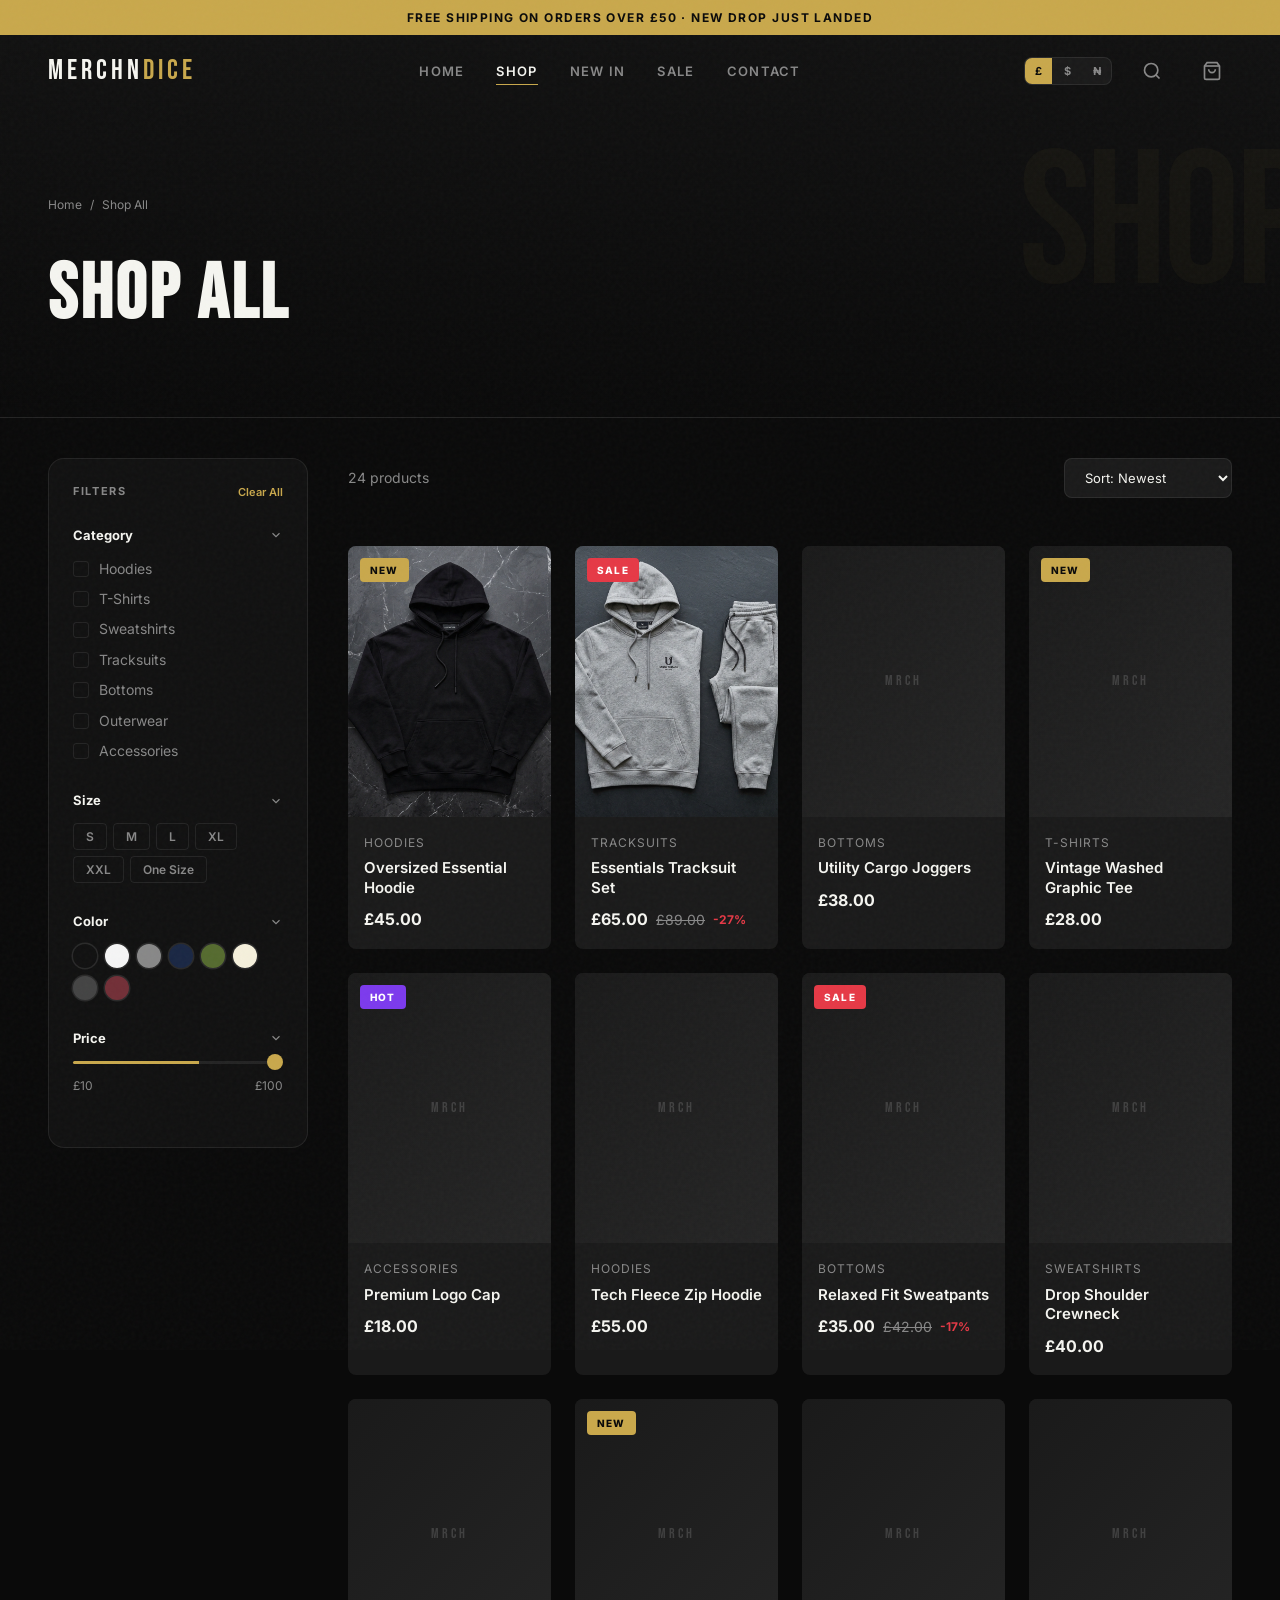
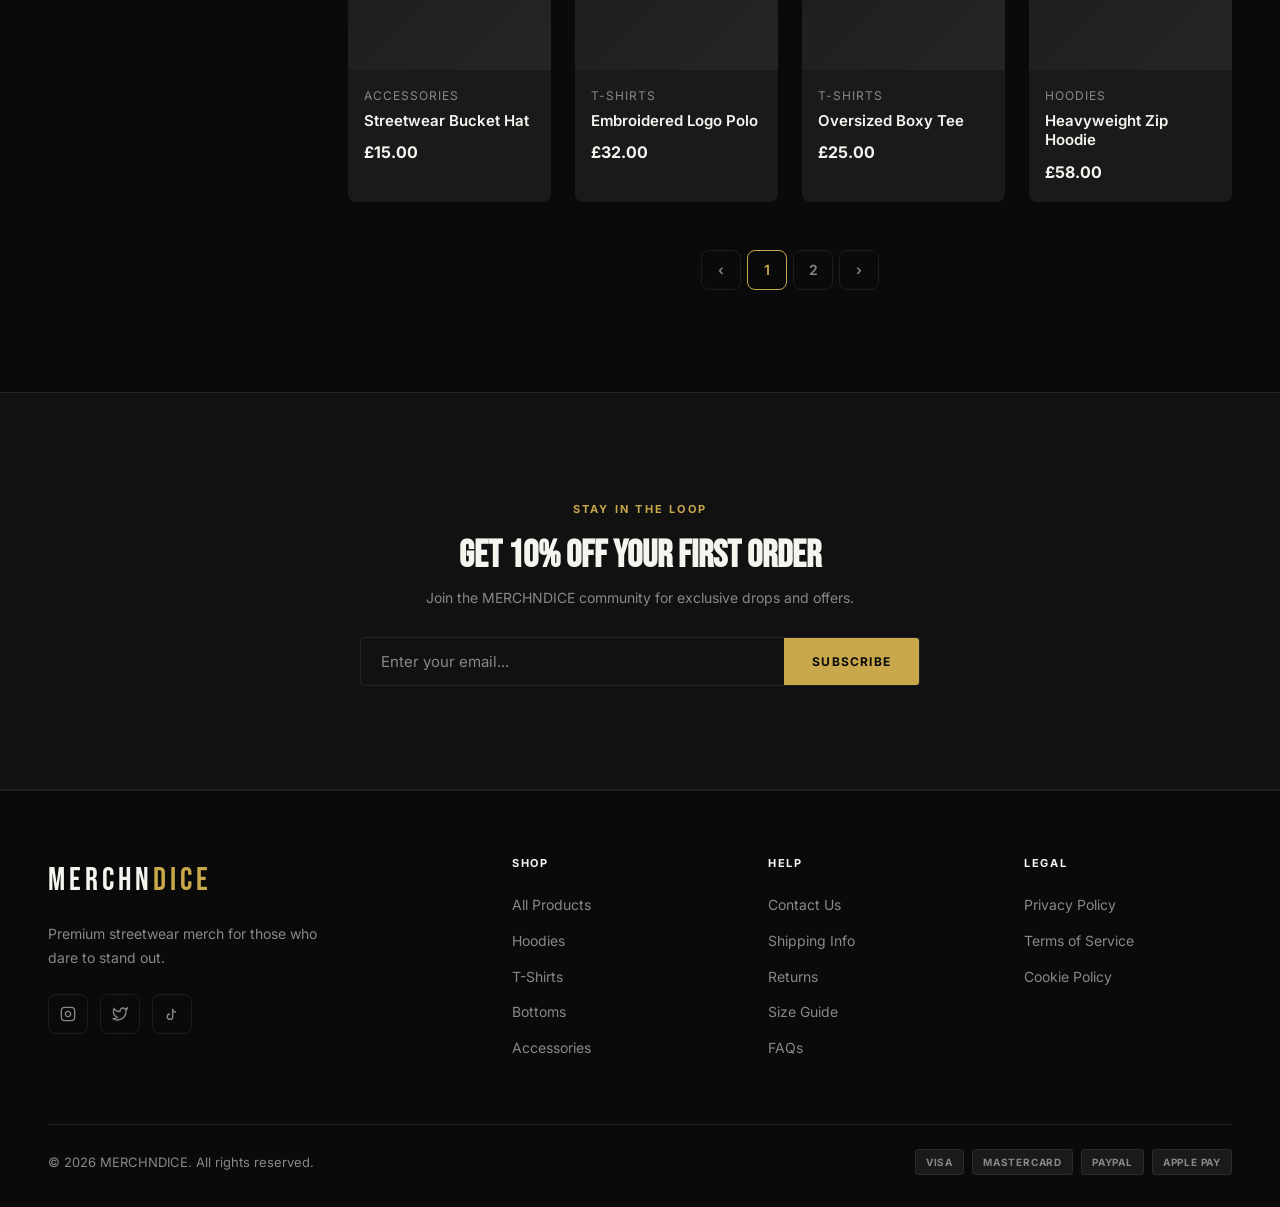
<file: shop.html>
<!DOCTYPE html>
<html lang="en">
<head>
  <meta charset="UTF-8">
  <meta name="viewport" content="width=device-width, initial-scale=1.0">
  <meta name="description" content="Shop all MERCHNDICE merch — hoodies, tees, tracksuits, bottoms, caps & accessories. Filter by category, size and colour.">
  <title>Shop All — MERCHNDICE</title>
  <link rel="stylesheet" href="css/base.css">
  <link rel="stylesheet" href="css/components.css">
  <link rel="stylesheet" href="css/pages.css">
</head>
<body class="grain">

  <!-- Announcement Bar -->
  <div class="announce-bar">FREE SHIPPING ON ORDERS OVER £50 · NEW DROP JUST LANDED</div>

  <!-- Navbar -->
  <header class="navbar" id="navbar">
    <div class="navbar__inner">
      <a href="index.html" class="navbar__logo">MERCHN<span>DICE</span></a>
      <nav class="navbar__nav">
        <a href="index.html">Home</a>
        <a href="shop.html">Shop</a>
        <a href="shop.html?cat=new">New In</a>
        <a href="shop.html?cat=sale">Sale</a>
        <a href="contact.html">Contact</a>
      </nav>
      <div class="navbar__actions">
        <div class="currency-switcher" style="display:flex;gap:2px;background:var(--color-surface);border-radius:var(--radius-md);overflow:hidden;border:1px solid var(--color-border);">
          <button class="currency-btn active" data-currency="GBP" onclick="setCurrency('GBP')" style="padding:6px 10px;font-size:0.6875rem;font-weight:700;color:var(--color-muted);cursor:pointer;transition:all 150ms ease;background:transparent;border:none;font-family:inherit;">£</button>
          <button class="currency-btn" data-currency="USD" onclick="setCurrency('USD')" style="padding:6px 10px;font-size:0.6875rem;font-weight:700;color:var(--color-muted);cursor:pointer;transition:all 150ms ease;background:transparent;border:none;font-family:inherit;">$</button>
          <button class="currency-btn" data-currency="NGN" onclick="setCurrency('NGN')" style="padding:6px 10px;font-size:0.6875rem;font-weight:700;color:var(--color-muted);cursor:pointer;transition:all 150ms ease;background:transparent;border:none;font-family:inherit;">₦</button>
        </div>
        <button class="navbar__icon-btn" data-open-search aria-label="Search">
          <svg xmlns="http://www.w3.org/2000/svg" viewBox="0 0 24 24" fill="none" stroke="currentColor" stroke-width="2"><circle cx="11" cy="11" r="8"/><line x1="21" y1="21" x2="16.65" y2="16.65"/></svg>
        </button>
        <button class="navbar__icon-btn" data-open-cart aria-label="Cart">
          <svg xmlns="http://www.w3.org/2000/svg" viewBox="0 0 24 24" fill="none" stroke="currentColor" stroke-width="2"><path d="M6 2L3 6v14a2 2 0 002 2h14a2 2 0 002-2V6l-3-4z"/><line x1="3" y1="6" x2="21" y2="6"/><path d="M16 10a4 4 0 01-8 0"/></svg>
          <span class="cart-badge" style="display:none;">0</span>
        </button>
        <button class="hamburger" id="hamburger" aria-label="Menu"><span></span><span></span><span></span></button>
      </div>
    </div>
  </header>

  <!-- Mobile Nav -->
  <nav class="mobile-nav" id="mobileNav">
    <a href="index.html">Home</a>
    <a href="shop.html">Shop All</a>
    <a href="shop.html?cat=new">New In</a>
    <a href="shop.html?cat=sale">Sale</a>
    <a href="contact.html">Contact</a>
  </nav>

  <!-- Search Modal -->
  <div class="modal-overlay" id="searchOverlay">
    <div class="search-modal">
      <div class="search-input-wrap">
        <svg xmlns="http://www.w3.org/2000/svg" viewBox="0 0 24 24" fill="none" stroke="currentColor" stroke-width="2"><circle cx="11" cy="11" r="8"/><line x1="21" y1="21" x2="16.65" y2="16.65"/></svg>
        <input type="text" class="search-input" id="searchInput" placeholder="Search for hoodies, tees, caps...">
      </div>
      <p class="search-suggestion-label">Popular Searches</p>
      <div class="search-tags">
        <span class="search-tag">Hoodies</span>
        <span class="search-tag">Tracksuits</span>
        <span class="search-tag">Graphic Tees</span>
        <span class="search-tag">Caps</span>
        <span class="search-tag">Sale</span>
      </div>
    </div>
  </div>

  <!-- ════════════ PAGE HERO ════════════ -->
  <section class="page-hero" data-bg-text="SHOP">
    <div class="container page-hero__inner">
      <div class="breadcrumb">
        <a href="index.html">Home</a> <span>/</span> <span>Shop All</span>
      </div>
      <h1 class="page-title">SHOP ALL</h1>
    </div>
  </section>

  <!-- ════════════ SHOP LAYOUT ════════════ -->
  <section class="section" style="padding-top:40px;">
    <div class="container">
      <div class="shop-layout">
        <!-- Filter Sidebar -->
        <aside class="filter-sidebar">
          <div class="filter-sidebar__title">
            Filters
            <button class="filter-clear-btn" onclick="clearAllFilters()">Clear All</button>
          </div>

          <!-- Category -->
          <div class="filter-group">
            <div class="filter-group__label">Category <svg xmlns="http://www.w3.org/2000/svg" viewBox="0 0 24 24" fill="none" stroke="currentColor" stroke-width="2"><polyline points="6 9 12 15 18 9"/></svg></div>
            <div class="filter-options">
              <label class="filter-option"><input type="checkbox" name="category" value="Hoodies"><span class="filter-checkbox"></span>Hoodies</label>
              <label class="filter-option"><input type="checkbox" name="category" value="T-Shirts"><span class="filter-checkbox"></span>T-Shirts</label>
              <label class="filter-option"><input type="checkbox" name="category" value="Sweatshirts"><span class="filter-checkbox"></span>Sweatshirts</label>
              <label class="filter-option"><input type="checkbox" name="category" value="Tracksuits"><span class="filter-checkbox"></span>Tracksuits</label>
              <label class="filter-option"><input type="checkbox" name="category" value="Bottoms"><span class="filter-checkbox"></span>Bottoms</label>
              <label class="filter-option"><input type="checkbox" name="category" value="Outerwear"><span class="filter-checkbox"></span>Outerwear</label>
              <label class="filter-option"><input type="checkbox" name="category" value="Accessories"><span class="filter-checkbox"></span>Accessories</label>
            </div>
          </div>

          <!-- Size -->
          <div class="filter-group">
            <div class="filter-group__label">Size <svg xmlns="http://www.w3.org/2000/svg" viewBox="0 0 24 24" fill="none" stroke="currentColor" stroke-width="2"><polyline points="6 9 12 15 18 9"/></svg></div>
            <div class="size-pill-row">
              <button class="size-pill" data-size="S">S</button>
              <button class="size-pill" data-size="M">M</button>
              <button class="size-pill" data-size="L">L</button>
              <button class="size-pill" data-size="XL">XL</button>
              <button class="size-pill" data-size="XXL">XXL</button>
              <button class="size-pill" data-size="One Size">One Size</button>
            </div>
          </div>

          <!-- Color -->
          <div class="filter-group">
            <div class="filter-group__label">Color <svg xmlns="http://www.w3.org/2000/svg" viewBox="0 0 24 24" fill="none" stroke="currentColor" stroke-width="2"><polyline points="6 9 12 15 18 9"/></svg></div>
            <div class="color-swatch-row">
              <button class="color-swatch" data-color="Black" style="background:#111;" title="Black"></button>
              <button class="color-swatch" data-color="White" style="background:#f5f5f5;" title="White"></button>
              <button class="color-swatch" data-color="Grey" style="background:#888;" title="Grey"></button>
              <button class="color-swatch" data-color="Navy" style="background:#1a2744;" title="Navy"></button>
              <button class="color-swatch" data-color="Olive" style="background:#556b2f;" title="Olive"></button>
              <button class="color-swatch" data-color="Cream" style="background:#f5f0dc;" title="Cream"></button>
              <button class="color-swatch" data-color="Charcoal" style="background:#444;" title="Charcoal"></button>
              <button class="color-swatch" data-color="Burgundy" style="background:#722f37;" title="Burgundy"></button>
            </div>
          </div>

          <!-- Price Range -->
          <div class="filter-group">
            <div class="filter-group__label">Price <svg xmlns="http://www.w3.org/2000/svg" viewBox="0 0 24 24" fill="none" stroke="currentColor" stroke-width="2"><polyline points="6 9 12 15 18 9"/></svg></div>
            <div class="price-range-row">
              <input type="range" class="price-range-input" id="priceRange" min="10" max="100" value="100" step="5">
              <div class="price-range-labels">
                <span>£10</span>
                <span id="priceMax">£100</span>
              </div>
            </div>
          </div>
        </aside>

        <!-- Main Content -->
        <div>
          <div class="shop-controls">
            <span class="shop-count" id="productCount">24 products</span>
            <select class="sort-select" id="sortSelect">
              <option value="newest">Sort: Newest</option>
              <option value="price-low">Price: Low → High</option>
              <option value="price-high">Price: High → Low</option>
              <option value="name">Name: A → Z</option>
            </select>
          </div>
          <div class="active-filters" id="activeFilters"></div>
          <div class="grid-4" id="productGrid"></div>
          <div class="pagination" id="pagination"></div>
        </div>
      </div>
    </div>
  </section>

  <!-- ════════════ NEWSLETTER ════════════ -->
  <section class="section newsletter">
    <div class="container">
      <div class="newsletter__inner reveal">
        <span class="section-eyebrow">Stay in the Loop</span>
        <h2 class="display-sm" style="margin-top:12px;">Get 10% Off Your First Order</h2>
        <p class="body-sm text-muted" style="margin-top:8px;">Join the MERCHNDICE community for exclusive drops and offers.</p>
        <form class="newsletter__form" id="newsletterForm">
          <input type="email" class="newsletter__input" placeholder="Enter your email..." required>
          <button type="submit" class="newsletter__btn">Subscribe</button>
        </form>
      </div>
    </div>
  </section>

  <!-- Footer -->
  <footer class="footer">
    <div class="container">
      <div class="footer__grid">
        <div>
          <div class="footer__brand-logo">MERCHN<span>DICE</span></div>
          <p class="footer__desc">Premium streetwear merch for those who dare to stand out.</p>
          <div class="footer__socials">
            <a href="#" class="social-btn" aria-label="Instagram"><svg xmlns="http://www.w3.org/2000/svg" viewBox="0 0 24 24" fill="none" stroke="currentColor" stroke-width="2"><rect x="2" y="2" width="20" height="20" rx="5" ry="5"/><path d="M16 11.37A4 4 0 1112.63 8 4 4 0 0116 11.37z"/><line x1="17.5" y1="6.5" x2="17.51" y2="6.5"/></svg></a>
            <a href="#" class="social-btn" aria-label="Twitter"><svg xmlns="http://www.w3.org/2000/svg" viewBox="0 0 24 24" fill="none" stroke="currentColor" stroke-width="2"><path d="M23 3a10.9 10.9 0 01-3.14 1.53 4.48 4.48 0 00-7.86 3v1A10.66 10.66 0 013 4s-4 9 5 13a11.64 11.64 0 01-7 2c9 5 20 0 20-11.5a4.5 4.5 0 00-.08-.83A7.72 7.72 0 0023 3z"/></svg></a>
            <a href="#" class="social-btn" aria-label="TikTok"><svg xmlns="http://www.w3.org/2000/svg" viewBox="0 0 24 24" fill="none" stroke="currentColor" stroke-width="2"><path d="M9 12a4 4 0 104 4V4a5 5 0 005 5"/></svg></a>
          </div>
        </div>
        <div>
          <h4 class="footer__col-title">Shop</h4>
          <ul class="footer__links"><li><a href="shop.html">All Products</a></li><li><a href="shop.html">Hoodies</a></li><li><a href="shop.html">T-Shirts</a></li><li><a href="shop.html">Bottoms</a></li><li><a href="shop.html">Accessories</a></li></ul>
        </div>
        <div>
          <h4 class="footer__col-title">Help</h4>
          <ul class="footer__links"><li><a href="contact.html">Contact Us</a></li><li><a href="#">Shipping Info</a></li><li><a href="#">Returns</a></li><li><a href="#">Size Guide</a></li><li><a href="#">FAQs</a></li></ul>
        </div>
        <div>
          <h4 class="footer__col-title">Legal</h4>
          <ul class="footer__links"><li><a href="#">Privacy Policy</a></li><li><a href="#">Terms of Service</a></li><li><a href="#">Cookie Policy</a></li></ul>
        </div>
      </div>
      <div class="footer__bottom">
        <p class="footer__copy">&copy; 2026 MERCHNDICE. All rights reserved.</p>
        <div class="footer__payment"><span class="payment-icon">VISA</span><span class="payment-icon">MASTERCARD</span><span class="payment-icon">PAYPAL</span><span class="payment-icon">APPLE PAY</span></div>
      </div>
    </div>
  </footer>

  <!-- Cart Drawer -->
  <div class="cart-drawer__overlay" id="cartOverlay"></div>
  <aside class="cart-drawer" id="cartDrawer">
    <div class="cart-drawer__header">
      <h3 class="cart-drawer__title">YOUR BAG</h3>
      <button class="cart-close-btn" id="cartCloseBtn"><svg xmlns="http://www.w3.org/2000/svg" viewBox="0 0 24 24" fill="none" stroke="currentColor" stroke-width="2"><line x1="18" y1="6" x2="6" y2="18"/><line x1="6" y1="6" x2="18" y2="18"/></svg></button>
    </div>
    <div class="cart-drawer__body"></div>
    <div class="cart-drawer__footer"></div>
  </aside>

  <script src="js/shop.js"></script>
  <script src="js/main.js"></script>
</body>
</html>
</file>
<file: css/base.css>
/* ============================================================
   MERCHNDICE — Base CSS
   Design tokens, reset, typography
   ============================================================ */

@import url('https://fonts.googleapis.com/css2?family=Bebas+Neue&family=Inter:wght@300;400;500;600;700;800&display=swap');

/* ── Tokens ─────────────────────────────────────────────── */
:root {
  --color-bg:        #0A0A0A;
  --color-bg-2:      #111111;
  --color-bg-3:      #161616;
  --color-surface:   #1A1A1A;
  --color-border:    rgba(255,255,255,0.08);

  --color-text:      #F5F5F0;
  --color-muted:     #888888;
  --color-faint:     rgba(245,245,240,0.4);

  --color-gold:      #C9A84C;
  --color-gold-dim:  rgba(201,168,76,0.15);
  --color-red:       #E63946;
  --color-red-dim:   rgba(230,57,70,0.15);

  --font-display:    'Bebas Neue', sans-serif;
  --font-body:       'Inter', sans-serif;

  --radius-sm:  4px;
  --radius-md:  8px;
  --radius-lg:  16px;
  --radius-xl:  24px;

  --shadow-glow: 0 0 40px rgba(201,168,76,0.12);
  --shadow-card: 0 4px 24px rgba(0,0,0,0.5);
  --shadow-lift: 0 12px 40px rgba(0,0,0,0.7);

  --transition-fast:   150ms ease;
  --transition-base:   300ms ease;
  --transition-slow:   600ms ease;

  --nav-h: 72px;
  --max-w: 1440px;
  --gutter: clamp(16px, 4vw, 48px);
}

/* ── Reset ──────────────────────────────────────────────── */
*, *::before, *::after { box-sizing: border-box; margin: 0; padding: 0; }
html { scroll-behavior: smooth; font-size: 16px; }
body {
  background-color: var(--color-bg);
  color: var(--color-text);
  font-family: var(--font-body);
  font-weight: 400;
  line-height: 1.6;
  -webkit-font-smoothing: antialiased;
  overflow-x: hidden;
}
img, video { display: block; max-width: 100%; height: auto; }
a { color: inherit; text-decoration: none; }
button { border: none; background: none; cursor: pointer; font-family: inherit; }
ul, ol { list-style: none; }
input, textarea, select {
  font-family: inherit;
  font-size: inherit;
  color: inherit;
  background: transparent;
  border: none;
  outline: none;
}

/* ── Typography ─────────────────────────────────────────── */
.display-xl { font-family: var(--font-display); font-size: clamp(4rem, 10vw, 10rem); line-height: 0.9; letter-spacing: 2px; }
.display-lg { font-family: var(--font-display); font-size: clamp(3rem, 7vw, 7rem);  line-height: 1;   letter-spacing: 1px; }
.display-md { font-family: var(--font-display); font-size: clamp(2rem, 4vw, 4rem);  line-height: 1.1; }
.display-sm { font-family: var(--font-display); font-size: clamp(1.5rem, 3vw, 2.5rem); line-height: 1.2; }
.label      { font-size: 0.6875rem; font-weight: 700; letter-spacing: 0.15em; text-transform: uppercase; }
.body-sm    { font-size: 0.875rem; }
.body-lg    { font-size: 1.125rem; }

/* ── Layout utilities ───────────────────────────────────── */
.container {
  width: 100%;
  max-width: var(--max-w);
  margin: 0 auto;
  padding-inline: var(--gutter);
}
.section { padding-block: clamp(60px, 8vw, 120px); }
.grid-2 { display: grid; grid-template-columns: repeat(2, 1fr); gap: 24px; }
.grid-3 { display: grid; grid-template-columns: repeat(3, 1fr); gap: 24px; }
.grid-4 { display: grid; grid-template-columns: repeat(4, 1fr); gap: 24px; }
.flex { display: flex; }
.flex-center { display: flex; align-items: center; justify-content: center; }
.flex-between { display: flex; align-items: center; justify-content: space-between; }
.gap-sm { gap: 8px; }
.gap-md { gap: 16px; }
.gap-lg { gap: 24px; }

/* ── Colour helpers ─────────────────────────────────────── */
.text-gold   { color: var(--color-gold); }
.text-red    { color: var(--color-red); }
.text-muted  { color: var(--color-muted); }
.bg-surface  { background: var(--color-surface); }

/* ── Scroll-reveal animation ────────────────────────────── */
.reveal {
  opacity: 0;
  transform: translateY(32px);
  transition: opacity 0.7s var(--transition-base), transform 0.7s var(--transition-base);
}
.reveal.visible {
  opacity: 1;
  transform: translateY(0);
}
.reveal-delay-1 { transition-delay: 0.1s; }
.reveal-delay-2 { transition-delay: 0.2s; }
.reveal-delay-3 { transition-delay: 0.3s; }
.reveal-delay-4 { transition-delay: 0.4s; }

/* ── Noise grain overlay ────────────────────────────────── */
.grain::after {
  content: '';
  position: fixed;
  inset: -50%;
  width: 200%;
  height: 200%;
  background-image: url("data:image/svg+xml,%3Csvg viewBox='0 0 512 512' xmlns='http://www.w3.org/2000/svg'%3E%3Cfilter id='noise'%3E%3CfeTurbulence type='fractalNoise' baseFrequency='0.9' numOctaves='4' stitchTiles='stitch'/%3E%3C/filter%3E%3Crect width='100%25' height='100%25' filter='url(%23noise)'/%3E%3C/svg%3E");
  opacity: 0.03;
  pointer-events: none;
  z-index: 9999;
}

/* ── Scrollbar ──────────────────────────────────────────── */
::-webkit-scrollbar              { width: 4px; }
::-webkit-scrollbar-track        { background: var(--color-bg); }
::-webkit-scrollbar-thumb        { background: var(--color-gold); border-radius: 2px; }
::-webkit-scrollbar-thumb:hover  { background: #e0bb5e; }

/* ── Selection ──────────────────────────────────────────── */
::selection { background: var(--color-gold); color: var(--color-bg); }

/* ── Responsive grid helpers ────────────────────────────── */
@media (max-width: 1024px) {
  .grid-4 { grid-template-columns: repeat(2, 1fr); }
  .grid-3 { grid-template-columns: repeat(2, 1fr); }
}
@media (max-width: 640px) {
  .grid-4, .grid-3, .grid-2 { grid-template-columns: 1fr; }
}
</file>
<file: css/components.css>
/* ============================================================
   MERCHNDICE — Components CSS
   Navbar, buttons, cards, badges, modals, forms, footer
   ============================================================ */

/* ── Announcement bar ───────────────────────────────────── */
.announce-bar {
  background: var(--color-gold);
  color: var(--color-bg);
  text-align: center;
  padding: 8px var(--gutter);
  font-size: 0.75rem;
  font-weight: 700;
  letter-spacing: 0.12em;
  text-transform: uppercase;
  position: relative;
  z-index: 101;
}

/* ── Navbar ─────────────────────────────────────────────── */
.navbar {
  position: fixed;
  top: 28px; /* below announce bar */
  left: 0;
  right: 0;
  z-index: 100;
  height: var(--nav-h);
  transition: background var(--transition-base), top var(--transition-base), box-shadow var(--transition-base);
}
.navbar.scrolled {
  top: 0;
  background: rgba(10,10,10,0.92);
  backdrop-filter: blur(20px);
  -webkit-backdrop-filter: blur(20px);
  box-shadow: 0 1px 0 var(--color-border);
}
.navbar__inner {
  max-width: var(--max-w);
  margin: 0 auto;
  padding-inline: var(--gutter);
  height: 100%;
  display: flex;
  align-items: center;
  justify-content: space-between;
  gap: 24px;
}
.navbar__logo {
  font-family: var(--font-display);
  font-size: 1.75rem;
  letter-spacing: 4px;
  color: var(--color-text);
  flex-shrink: 0;
}
.navbar__logo span { color: var(--color-gold); }
.navbar__nav {
  display: flex;
  align-items: center;
  gap: 32px;
}
.navbar__nav a {
  font-size: 0.8125rem;
  font-weight: 600;
  letter-spacing: 0.1em;
  text-transform: uppercase;
  color: var(--color-muted);
  transition: color var(--transition-fast);
  position: relative;
}
.navbar__nav a::after {
  content: '';
  position: absolute;
  bottom: -4px;
  left: 0;
  width: 0;
  height: 1px;
  background: var(--color-gold);
  transition: width var(--transition-base);
}
.navbar__nav a:hover, .navbar__nav a.active { color: var(--color-text); }
.navbar__nav a:hover::after, .navbar__nav a.active::after { width: 100%; }
.navbar__actions {
  display: flex;
  align-items: center;
  gap: 20px;
}
.navbar__icon-btn {
  position: relative;
  width: 40px;
  height: 40px;
  display: flex;
  align-items: center;
  justify-content: center;
  color: var(--color-muted);
  transition: color var(--transition-fast);
  border-radius: var(--radius-md);
}
.navbar__icon-btn:hover { color: var(--color-text); }
.navbar__icon-btn svg { width: 20px; height: 20px; }
.cart-badge {
  position: absolute;
  top: 4px;
  right: 4px;
  width: 16px;
  height: 16px;
  background: var(--color-gold);
  color: var(--color-bg);
  font-size: 0.625rem;
  font-weight: 800;
  border-radius: 50%;
  display: flex;
  align-items: center;
  justify-content: center;
  line-height: 1;
}
.hamburger {
  display: none;
  flex-direction: column;
  gap: 5px;
  width: 40px;
  height: 40px;
  align-items: center;
  justify-content: center;
  cursor: pointer;
}
.hamburger span {
  display: block;
  width: 22px;
  height: 1.5px;
  background: var(--color-text);
  transition: all var(--transition-base);
  transform-origin: center;
}
.hamburger.open span:nth-child(1) { transform: translateY(6.5px) rotate(45deg); }
.hamburger.open span:nth-child(2) { opacity: 0; }
.hamburger.open span:nth-child(3) { transform: translateY(-6.5px) rotate(-45deg); }

/* ── Currency switcher ───────────────────────────────────── */
.currency-btn.active {
  background: var(--color-gold) !important;
  color: var(--color-bg) !important;
}

/* ── Mobile nav drawer ──────────────────────────────────── */
.mobile-nav {
  position: fixed;
  inset: 0;
  background: rgba(10,10,10,0.98);
  z-index: 99;
  display: flex;
  flex-direction: column;
  padding: 120px var(--gutter) 60px;
  gap: 8px;
  transform: translateX(100%);
  transition: transform 0.4s cubic-bezier(0.4, 0, 0.2, 1);
}
.mobile-nav.open { transform: translateX(0); }
.mobile-nav a {
  font-family: var(--font-display);
  font-size: 2.5rem;
  letter-spacing: 2px;
  color: var(--color-muted);
  padding: 8px 0;
  border-bottom: 1px solid var(--color-border);
  transition: color var(--transition-fast);
}
.mobile-nav a:hover { color: var(--color-gold); }

/* ── Buttons ─────────────────────────────────────────────── */
.btn {
  display: inline-flex;
  align-items: center;
  justify-content: center;
  gap: 8px;
  padding: 14px 32px;
  font-size: 0.8125rem;
  font-weight: 700;
  letter-spacing: 0.12em;
  text-transform: uppercase;
  border-radius: var(--radius-sm);
  transition: all var(--transition-base);
  cursor: pointer;
  white-space: nowrap;
  border: 1.5px solid transparent;
}
.btn-primary {
  background: var(--color-gold);
  color: var(--color-bg);
  border-color: var(--color-gold);
}
.btn-primary:hover {
  background: #e0bb5e;
  border-color: #e0bb5e;
  transform: translateY(-2px);
  box-shadow: 0 8px 24px rgba(201,168,76,0.3);
}
.btn-outline {
  background: transparent;
  color: var(--color-text);
  border-color: rgba(255,255,255,0.25);
}
.btn-outline:hover {
  border-color: var(--color-text);
  transform: translateY(-2px);
}
.btn-dark {
  background: var(--color-surface);
  color: var(--color-text);
  border-color: var(--color-border);
}
.btn-dark:hover {
  background: #252525;
  transform: translateY(-2px);
}
.btn-ghost {
  background: transparent;
  color: var(--color-gold);
  border-color: var(--color-gold);
  padding: 10px 24px;
  font-size: 0.75rem;
}
.btn-ghost:hover {
  background: var(--color-gold-dim);
}
.btn-full { width: 100%; }
.btn-sm { padding: 10px 20px; font-size: 0.75rem; }
.btn-lg { padding: 18px 48px; font-size: 0.9375rem; }
.btn svg { width: 16px; height: 16px; }

/* ── Marquee strip ───────────────────────────────────────── */
.marquee-strip {
  background: var(--color-gold);
  padding: 12px 0;
  overflow: hidden;
  position: relative;
}
.marquee-track {
  display: flex;
  width: max-content;
  animation: marquee 20s linear infinite;
}
.marquee-item {
  font-family: var(--font-display);
  font-size: 1.125rem;
  letter-spacing: 3px;
  color: var(--color-bg);
  padding: 0 40px;
  white-space: nowrap;
  display: flex;
  align-items: center;
  gap: 16px;
}
.marquee-item::after {
  content: '◆';
  font-size: 0.5rem;
}
@keyframes marquee {
  from { transform: translateX(0); }
  to   { transform: translateX(-50%); }
}

/* ── Product Card ────────────────────────────────────────── */
.product-card {
  position: relative;
  display: flex;
  flex-direction: column;
  border-radius: var(--radius-md);
  overflow: hidden;
  background: var(--color-surface);
  transition: transform var(--transition-base), box-shadow var(--transition-base);
  cursor: pointer;
}
.product-card:hover {
  transform: translateY(-6px);
  box-shadow: var(--shadow-lift);
}
.product-card__img-wrap {
  position: relative;
  aspect-ratio: 3/4;
  overflow: hidden;
  background: var(--color-bg-3);
}
.product-card__img {
  width: 100%;
  height: 100%;
  object-fit: cover;
  transition: transform 0.6s ease;
}
.product-card:hover .product-card__img { transform: scale(1.06); }
.product-card__img-placeholder {
  width: 100%;
  height: 100%;
  display: flex;
  align-items: center;
  justify-content: center;
  font-family: var(--font-display);
  font-size: 0.875rem;
  letter-spacing: 3px;
  color: rgba(255,255,255,0.15);
}
.product-card__badge {
  position: absolute;
  top: 12px;
  left: 12px;
  padding: 4px 10px;
  font-size: 0.625rem;
  font-weight: 800;
  letter-spacing: 0.12em;
  text-transform: uppercase;
  border-radius: var(--radius-sm);
  z-index: 2;
}
.badge-new    { background: var(--color-gold);   color: var(--color-bg); }
.badge-sale   { background: var(--color-red);     color: #fff; }
.badge-hot    { background: #7c3aed;              color: #fff; }
.product-card__actions {
  position: absolute;
  bottom: 12px;
  right: 12px;
  display: flex;
  flex-direction: column;
  gap: 8px;
  opacity: 0;
  transform: translateX(12px);
  transition: all var(--transition-base);
  z-index: 2;
}
.product-card:hover .product-card__actions { opacity: 1; transform: translateX(0); }
.product-action-btn {
  width: 40px;
  height: 40px;
  background: rgba(10,10,10,0.8);
  backdrop-filter: blur(8px);
  border-radius: 50%;
  display: flex;
  align-items: center;
  justify-content: center;
  color: var(--color-text);
  transition: all var(--transition-fast);
  border: 1px solid var(--color-border);
}
.product-action-btn:hover { background: var(--color-gold); color: var(--color-bg); border-color: var(--color-gold); }
.product-action-btn svg { width: 16px; height: 16px; }
.product-card__info {
  padding: 16px;
  display: flex;
  flex-direction: column;
  gap: 6px;
  flex: 1;
}
.product-card__name {
  font-size: 0.9375rem;
  font-weight: 600;
  color: var(--color-text);
  line-height: 1.3;
}
.product-card__cat {
  font-size: 0.75rem;
  color: var(--color-muted);
  text-transform: uppercase;
  letter-spacing: 0.08em;
}
.product-card__price-row {
  display: flex;
  align-items: center;
  gap: 8px;
  margin-top: 4px;
}
.price-current  { font-size: 1rem; font-weight: 700; color: var(--color-text); }
.price-original { font-size: 0.875rem; color: var(--color-muted); text-decoration: line-through; }
.price-save     { font-size: 0.75rem; font-weight: 700; color: var(--color-red); }
.product-card__sizes {
  display: flex;
  gap: 4px;
  flex-wrap: wrap;
  margin-top: 4px;
}
.size-chip {
  font-size: 0.625rem;
  font-weight: 700;
  padding: 3px 7px;
  border: 1px solid var(--color-border);
  border-radius: var(--radius-sm);
  color: var(--color-muted);
  cursor: pointer;
  transition: all var(--transition-fast);
  letter-spacing: 0.05em;
}
.size-chip:hover, .size-chip.selected {
  border-color: var(--color-gold);
  color: var(--color-gold);
}

/* ── Category card ───────────────────────────────────────── */
.cat-card {
  position: relative;
  border-radius: var(--radius-lg);
  overflow: hidden;
  aspect-ratio: 3/4;
  cursor: pointer;
  display: block;
}
.cat-card__img {
  width: 100%;
  height: 100%;
  object-fit: cover;
  transition: transform 0.6s ease;
}
.cat-card:hover .cat-card__img { transform: scale(1.06); }
.cat-card__overlay {
  position: absolute;
  inset: 0;
  background: linear-gradient(to top, rgba(10,10,10,0.85) 0%, rgba(10,10,10,0.1) 50%, transparent 100%);
  display: flex;
  flex-direction: column;
  justify-content: flex-end;
  padding: 28px 24px;
}
.cat-card__label {
  font-size: 0.7rem;
  font-weight: 700;
  letter-spacing: 0.18em;
  text-transform: uppercase;
  color: var(--color-gold);
  margin-bottom: 6px;
}
.cat-card__title {
  font-family: var(--font-display);
  font-size: 2.25rem;
  letter-spacing: 2px;
  color: #fff;
  margin-bottom: 16px;
}
.cat-card__cta {
  display: inline-flex;
  align-items: center;
  gap: 8px;
  font-size: 0.75rem;
  font-weight: 700;
  letter-spacing: 0.1em;
  text-transform: uppercase;
  color: #fff;
  transition: gap var(--transition-fast), color var(--transition-fast);
}
.cat-card:hover .cat-card__cta { gap: 14px; color: var(--color-gold); }
.cat-card__cta svg { width: 14px; height: 14px; }

/* ── Section header ──────────────────────────────────────── */
.section-header {
  display: flex;
  align-items: flex-end;
  justify-content: space-between;
  margin-bottom: 40px;
  gap: 16px;
}
.section-header__left { display: flex; flex-direction: column; gap: 8px; }
.section-eyebrow {
  font-size: 0.6875rem;
  font-weight: 700;
  letter-spacing: 0.2em;
  text-transform: uppercase;
  color: var(--color-gold);
}
.section-title { font-family: var(--font-display); font-size: clamp(2rem, 4vw, 3.5rem); line-height: 1; }

/* ── Toast notification ──────────────────────────────────── */
.toast-container {
  position: fixed;
  bottom: 24px;
  right: 24px;
  z-index: 9000;
  display: flex;
  flex-direction: column;
  gap: 8px;
}
.toast {
  background: var(--color-surface);
  border: 1px solid var(--color-border);
  border-left: 3px solid var(--color-gold);
  padding: 14px 20px;
  border-radius: var(--radius-md);
  font-size: 0.875rem;
  font-weight: 500;
  display: flex;
  align-items: center;
  gap: 10px;
  min-width: 240px;
  max-width: 340px;
  animation: toastIn 0.3s ease forwards;
  box-shadow: var(--shadow-card);
}
.toast.fade-out { animation: toastOut 0.3s ease forwards; }
@keyframes toastIn  { from { opacity:0; transform:translateX(40px); } to { opacity:1; transform:translateX(0); } }
@keyframes toastOut { from { opacity:1; transform:translateX(0); } to { opacity:0; transform:translateX(40px); } }

/* ── Search modal ────────────────────────────────────────── */
.modal-overlay {
  position: fixed;
  inset: 0;
  background: rgba(0,0,0,0.85);
  backdrop-filter: blur(12px);
  z-index: 200;
  display: flex;
  align-items: flex-start;
  justify-content: center;
  padding-top: 120px;
  opacity: 0;
  pointer-events: none;
  transition: opacity var(--transition-base);
}
.modal-overlay.open { opacity: 1; pointer-events: all; }
.search-modal {
  background: var(--color-bg-2);
  border: 1px solid var(--color-border);
  border-radius: var(--radius-xl);
  width: min(640px, 90vw);
  padding: 32px;
  transform: translateY(-20px);
  transition: transform var(--transition-base);
}
.modal-overlay.open .search-modal { transform: translateY(0); }
.search-input-wrap {
  display: flex;
  align-items: center;
  gap: 12px;
  border-bottom: 1.5px solid var(--color-border);
  padding-bottom: 16px;
  margin-bottom: 20px;
}
.search-input-wrap svg { width: 20px; height: 20px; color: var(--color-muted); flex-shrink: 0; }
.search-input {
  flex: 1;
  font-size: 1.25rem;
  color: var(--color-text);
  background: transparent;
  border: none;
  outline: none;
}
.search-input::placeholder { color: var(--color-muted); }
.search-suggestion-label {
  font-size: 0.6875rem;
  font-weight: 700;
  letter-spacing: 0.15em;
  text-transform: uppercase;
  color: var(--color-muted);
  margin-bottom: 12px;
}
.search-tags { display: flex; flex-wrap: wrap; gap: 8px; }
.search-tag {
  padding: 6px 14px;
  border: 1px solid var(--color-border);
  border-radius: 100px;
  font-size: 0.8125rem;
  color: var(--color-muted);
  cursor: pointer;
  transition: all var(--transition-fast);
}
.search-tag:hover { border-color: var(--color-gold); color: var(--color-gold); }

/* ── Newsletter section ──────────────────────────────────── */
.newsletter {
  background: var(--color-bg-2);
  border-top: 1px solid var(--color-border);
  border-bottom: 1px solid var(--color-border);
}
.newsletter__inner {
  text-align: center;
  max-width: 560px;
  margin: 0 auto;
}
.newsletter__form {
  display: flex;
  gap: 0;
  margin-top: 28px;
  border: 1.5px solid var(--color-border);
  border-radius: var(--radius-sm);
  overflow: hidden;
  transition: border-color var(--transition-fast);
}
.newsletter__form:focus-within { border-color: var(--color-gold); }
.newsletter__input {
  flex: 1;
  padding: 14px 20px;
  background: transparent;
  font-size: 0.9375rem;
  color: var(--color-text);
}
.newsletter__input::placeholder { color: var(--color-muted); }
.newsletter__btn {
  padding: 14px 28px;
  background: var(--color-gold);
  color: var(--color-bg);
  font-size: 0.75rem;
  font-weight: 700;
  letter-spacing: 0.1em;
  text-transform: uppercase;
  cursor: pointer;
  transition: background var(--transition-fast);
  white-space: nowrap;
  border: none;
}
.newsletter__btn:hover { background: #e0bb5e; }

/* ── Footer ──────────────────────────────────────────────── */
.footer {
  background: var(--color-bg);
  border-top: 1px solid var(--color-border);
  padding: 64px 0 32px;
}
.footer__grid {
  display: grid;
  grid-template-columns: 2fr 1fr 1fr 1fr;
  gap: 48px;
  margin-bottom: 64px;
}
.footer__brand-logo {
  font-family: var(--font-display);
  font-size: 2rem;
  letter-spacing: 4px;
  margin-bottom: 16px;
}
.footer__brand-logo span { color: var(--color-gold); }
.footer__desc {
  font-size: 0.875rem;
  color: var(--color-muted);
  line-height: 1.7;
  margin-bottom: 24px;
  max-width: 280px;
}
.footer__socials { display: flex; gap: 12px; }
.social-btn {
  width: 40px;
  height: 40px;
  border: 1px solid var(--color-border);
  border-radius: var(--radius-md);
  display: flex;
  align-items: center;
  justify-content: center;
  color: var(--color-muted);
  transition: all var(--transition-fast);
}
.social-btn:hover { border-color: var(--color-gold); color: var(--color-gold); }
.social-btn svg { width: 16px; height: 16px; }
.footer__col-title {
  font-size: 0.6875rem;
  font-weight: 700;
  letter-spacing: 0.15em;
  text-transform: uppercase;
  color: var(--color-text);
  margin-bottom: 20px;
}
.footer__links { display: flex; flex-direction: column; gap: 10px; }
.footer__links a {
  font-size: 0.875rem;
  color: var(--color-muted);
  transition: color var(--transition-fast);
}
.footer__links a:hover { color: var(--color-text); }
.footer__bottom {
  border-top: 1px solid var(--color-border);
  padding-top: 24px;
  display: flex;
  align-items: center;
  justify-content: space-between;
  gap: 16px;
  flex-wrap: wrap;
}
.footer__copy {
  font-size: 0.8125rem;
  color: var(--color-muted);
}
.footer__payment { display: flex; gap: 8px; align-items: center; }
.payment-icon {
  background: var(--color-surface);
  border: 1px solid var(--color-border);
  border-radius: var(--radius-sm);
  padding: 4px 10px;
  font-size: 0.625rem;
  font-weight: 700;
  letter-spacing: 0.08em;
  color: var(--color-muted);
}

/* ── Filter sidebar ──────────────────────────────────────── */
.shop-layout {
  display: grid;
  grid-template-columns: 260px 1fr;
  gap: 40px;
  align-items: start;
}
.filter-sidebar {
  position: sticky;
  top: calc(var(--nav-h) + 24px);
  background: var(--color-bg-2);
  border: 1px solid var(--color-border);
  border-radius: var(--radius-lg);
  padding: 24px;
}
.filter-sidebar__title {
  font-size: 0.6875rem;
  font-weight: 700;
  letter-spacing: 0.15em;
  text-transform: uppercase;
  color: var(--color-muted);
  margin-bottom: 24px;
  display: flex;
  align-items: center;
  justify-content: space-between;
}
.filter-clear-btn {
  font-size: 0.6875rem;
  color: var(--color-gold);
  cursor: pointer;
  font-weight: 600;
}
.filter-group { margin-bottom: 28px; }
.filter-group__label {
  font-size: 0.8125rem;
  font-weight: 700;
  color: var(--color-text);
  margin-bottom: 12px;
  display: flex;
  align-items: center;
  justify-content: space-between;
  cursor: pointer;
}
.filter-group__label svg { width: 14px; height: 14px; color: var(--color-muted); transition: transform var(--transition-fast); }
.filter-group.collapsed .filter-group__label svg { transform: rotate(-90deg); }
.filter-options { display: flex; flex-direction: column; gap: 8px; }
.filter-option {
  display: flex;
  align-items: center;
  gap: 10px;
  font-size: 0.875rem;
  color: var(--color-muted);
  cursor: pointer;
  transition: color var(--transition-fast);
  user-select: none;
}
.filter-option:hover { color: var(--color-text); }
.filter-option input[type="checkbox"] { display: none; }
.filter-checkbox {
  width: 16px;
  height: 16px;
  border: 1.5px solid var(--color-border);
  border-radius: 3px;
  flex-shrink: 0;
  transition: all var(--transition-fast);
  display: flex;
  align-items: center;
  justify-content: center;
}
.filter-option input:checked + .filter-checkbox {
  background: var(--color-gold);
  border-color: var(--color-gold);
}
.filter-option input:checked + .filter-checkbox::after {
  content: '';
  width: 8px;
  height: 5px;
  border-left: 1.5px solid var(--color-bg);
  border-bottom: 1.5px solid var(--color-bg);
  transform: rotate(-45deg) translateY(-1px);
}
.color-swatch-row { display: flex; flex-wrap: wrap; gap: 8px; }
.color-swatch {
  width: 24px;
  height: 24px;
  border-radius: 50%;
  cursor: pointer;
  border: 2px solid transparent;
  transition: border-color var(--transition-fast), transform var(--transition-fast);
  box-shadow: 0 0 0 1.5px rgba(255,255,255,0.1);
}
.color-swatch:hover { transform: scale(1.15); }
.color-swatch.selected { border-color: var(--color-gold); }
.size-pill-row { display: flex; flex-wrap: wrap; gap: 6px; }
.size-pill {
  padding: 5px 12px;
  border: 1.5px solid var(--color-border);
  border-radius: var(--radius-sm);
  font-size: 0.75rem;
  font-weight: 600;
  color: var(--color-muted);
  cursor: pointer;
  transition: all var(--transition-fast);
}
.size-pill:hover, .size-pill.selected { border-color: var(--color-gold); color: var(--color-gold); }
.price-range-row {
  display: flex;
  flex-direction: column;
  gap: 12px;
}
.price-range-input {
  -webkit-appearance: none;
  width: 100%;
  height: 3px;
  background: linear-gradient(to right, var(--color-gold) 0%, var(--color-gold) 60%, var(--color-border) 60%);
  border-radius: 2px;
  outline: none;
}
.price-range-input::-webkit-slider-thumb {
  -webkit-appearance: none;
  width: 16px;
  height: 16px;
  background: var(--color-gold);
  border-radius: 50%;
  cursor: pointer;
}
.price-range-labels { display: flex; justify-content: space-between; font-size: 0.75rem; color: var(--color-muted); }

/* ── Shop controls ───────────────────────────────────────── */
.shop-controls {
  display: flex;
  align-items: center;
  justify-content: space-between;
  margin-bottom: 28px;
  gap: 16px;
  flex-wrap: wrap;
}
.shop-count { font-size: 0.875rem; color: var(--color-muted); }
.sort-select {
  background: var(--color-surface);
  border: 1px solid var(--color-border);
  border-radius: var(--radius-md);
  padding: 10px 16px;
  font-size: 0.8125rem;
  color: var(--color-text);
  cursor: pointer;
  transition: border-color var(--transition-fast);
}
.sort-select:focus { border-color: var(--color-gold); }

/* ── Pagination ──────────────────────────────────────────── */
.pagination {
  display: flex;
  align-items: center;
  justify-content: center;
  gap: 6px;
  margin-top: 48px;
}
.page-btn {
  width: 40px;
  height: 40px;
  display: flex;
  align-items: center;
  justify-content: center;
  border: 1.5px solid var(--color-border);
  border-radius: var(--radius-md);
  font-size: 0.875rem;
  font-weight: 600;
  color: var(--color-muted);
  cursor: pointer;
  transition: all var(--transition-fast);
}
.page-btn:hover, .page-btn.active { border-color: var(--color-gold); color: var(--color-gold); }

/* ── Cart sidebar / drawer ───────────────────────────────── */
.cart-drawer {
  position: fixed;
  top: 0;
  right: 0;
  bottom: 0;
  width: min(480px, 100vw);
  background: var(--color-bg-2);
  border-left: 1px solid var(--color-border);
  z-index: 300;
  display: flex;
  flex-direction: column;
  transform: translateX(100%);
  transition: transform 0.4s cubic-bezier(0.4, 0, 0.2, 1);
}
.cart-drawer.open { transform: translateX(0); }
.cart-drawer__overlay {
  position: fixed;
  inset: 0;
  background: rgba(0,0,0,0.6);
  z-index: 299;
  opacity: 0;
  pointer-events: none;
  transition: opacity var(--transition-base);
}
.cart-drawer__overlay.open { opacity: 1; pointer-events: all; }
.cart-drawer__header {
  padding: 24px;
  border-bottom: 1px solid var(--color-border);
  display: flex;
  align-items: center;
  justify-content: space-between;
}
.cart-drawer__title {
  font-family: var(--font-display);
  font-size: 1.5rem;
  letter-spacing: 2px;
}
.cart-close-btn {
  width: 36px;
  height: 36px;
  display: flex;
  align-items: center;
  justify-content: center;
  border-radius: var(--radius-md);
  color: var(--color-muted);
  transition: all var(--transition-fast);
}
.cart-close-btn:hover { color: var(--color-text); background: var(--color-surface); }
.cart-close-btn svg { width: 18px; height: 18px; }
.cart-drawer__body { flex: 1; overflow-y: auto; padding: 24px; }
.cart-empty {
  display: flex;
  flex-direction: column;
  align-items: center;
  justify-content: center;
  height: 100%;
  gap: 16px;
  color: var(--color-muted);
  text-align: center;
}
.cart-empty svg { width: 48px; height: 48px; opacity: 0.3; }
.cart-item {
  display: grid;
  grid-template-columns: 80px 1fr auto;
  gap: 16px;
  padding: 16px 0;
  border-bottom: 1px solid var(--color-border);
}
.cart-item__img {
  width: 80px;
  height: 100px;
  object-fit: cover;
  border-radius: var(--radius-sm);
  background: var(--color-surface);
}
.cart-item__img-placeholder {
  width: 80px;
  height: 100px;
  background: var(--color-surface);
  border-radius: var(--radius-sm);
  display: flex;
  align-items: center;
  justify-content: center;
  font-size: 0.5rem;
  color: rgba(255,255,255,0.15);
  letter-spacing: 2px;
  font-family: var(--font-display);
}
.cart-item__info { display: flex; flex-direction: column; gap: 4px; }
.cart-item__name { font-size: 0.9375rem; font-weight: 600; line-height: 1.3; }
.cart-item__meta { font-size: 0.75rem; color: var(--color-muted); }
.cart-item__price { font-size: 1rem; font-weight: 700; }
.cart-qty {
  display: flex;
  align-items: center;
  gap: 0;
  border: 1px solid var(--color-border);
  border-radius: var(--radius-sm);
  overflow: hidden;
  margin-top: 8px;
  width: fit-content;
}
.qty-btn {
  width: 28px;
  height: 28px;
  display: flex;
  align-items: center;
  justify-content: center;
  font-size: 1rem;
  color: var(--color-muted);
  cursor: pointer;
  transition: all var(--transition-fast);
}
.qty-btn:hover { background: var(--color-surface); color: var(--color-text); }
.qty-num { width: 32px; text-align: center; font-size: 0.875rem; font-weight: 600; }
.cart-item__actions { display: flex; flex-direction: column; align-items: flex-end; gap: 8px; }
.cart-remove-btn { color: var(--color-muted); cursor: pointer; transition: color var(--transition-fast); }
.cart-remove-btn:hover { color: var(--color-red); }
.cart-remove-btn svg { width: 15px; height: 15px; }
.cart-drawer__footer {
  padding: 24px;
  border-top: 1px solid var(--color-border);
  display: flex;
  flex-direction: column;
  gap: 16px;
}
.cart-subtotal {
  display: flex;
  justify-content: space-between;
  font-size: 0.9375rem;
  font-weight: 600;
}
.cart-subtotal-label { color: var(--color-muted); }
.cart-subtotal-amount { font-size: 1.125rem; font-weight: 800; }

/* ── Active filter chips ─────────────────────────────────── */
.active-filters { display: flex; flex-wrap: wrap; gap: 8px; margin-bottom: 20px; }
.active-filter-chip {
  display: flex;
  align-items: center;
  gap: 6px;
  padding: 5px 12px;
  border: 1px solid var(--color-gold);
  border-radius: 100px;
  font-size: 0.75rem;
  color: var(--color-gold);
}
.active-filter-chip button {
  color: var(--color-gold);
  font-size: 1rem;
  line-height: 1;
  cursor: pointer;
}

/* ── Responsive ──────────────────────────────────────────── */
@media (max-width: 1024px) {
  .shop-layout { grid-template-columns: 1fr; }
  .filter-sidebar { display: none; }
  .footer__grid { grid-template-columns: 1fr 1fr; gap: 32px; }
}
@media (max-width: 768px) {
  .navbar__nav { display: none; }
  .hamburger { display: flex; }
  .section-header { flex-direction: column; align-items: flex-start; }
}
@media (max-width: 640px) {
  .footer__grid { grid-template-columns: 1fr; }
  .footer__bottom { flex-direction: column; text-align: center; }
  .newsletter__form { flex-direction: column; border-radius: var(--radius-md); }
  .newsletter__btn { border-radius: 0 0 var(--radius-md) var(--radius-md); }
}
</file>
<file: css/pages.css>
/* ============================================================
   MERCHNDICE — Pages CSS
   Page-specific styles: Hero, Shop, Product, Cart, Contact
   ============================================================ */

/* ── Hero ────────────────────────────────────────────────── */
.hero {
  position: relative;
  height: 100svh;
  min-height: 640px;
  display: flex;
  align-items: center;
  overflow: hidden;
}
.hero__bg {
  position: absolute;
  inset: 0;
  z-index: 0;
}
.hero__img {
  width: 100%;
  height: 100%;
  object-fit: cover;
  object-position: center top;
}
.hero__overlay {
  position: absolute;
  inset: 0;
  background: linear-gradient(
    105deg,
    rgba(10,10,10,0.85) 0%,
    rgba(10,10,10,0.45) 55%,
    rgba(10,10,10,0.1) 100%
  );
}
.hero__content {
  position: relative;
  z-index: 1;
  width: 100%;
  max-width: var(--max-w);
  margin: 0 auto;
  padding: calc(var(--nav-h) + 40px) var(--gutter) 80px;
  display: flex;
  flex-direction: column;
  gap: 24px;
  max-width: 700px;
  margin: 0 auto;
  padding-inline: var(--gutter);
  width: 100%;
}
.hero__eyebrow {
  font-size: 0.75rem;
  font-weight: 700;
  letter-spacing: 0.25em;
  text-transform: uppercase;
  color: var(--color-gold);
  display: flex;
  align-items: center;
  gap: 10px;
}
.hero__eyebrow::before {
  content: '';
  width: 32px;
  height: 1.5px;
  background: var(--color-gold);
}
.hero__title {
  font-family: var(--font-display);
  font-size: clamp(4rem, 10vw, 9rem);
  line-height: 0.88;
  letter-spacing: 3px;
  color: #fff;
}
.hero__title em {
  font-style: normal;
  color: var(--color-gold);
  display: block;
}
.hero__desc {
  font-size: 1.0625rem;
  color: rgba(245,245,240,0.7);
  max-width: 420px;
  line-height: 1.65;
}
.hero__actions {
  display: flex;
  gap: 16px;
  flex-wrap: wrap;
  margin-top: 8px;
}
.hero__scroll {
  position: absolute;
  bottom: 32px;
  left: 50%;
  transform: translateX(-50%);
  display: flex;
  flex-direction: column;
  align-items: center;
  gap: 8px;
  z-index: 1;
  color: rgba(255,255,255,0.4);
}
.hero__scroll span { font-size: 0.6rem; letter-spacing: 0.25em; text-transform: uppercase; }
.scroll-line {
  width: 1px;
  height: 48px;
  background: linear-gradient(to bottom, rgba(255,255,255,0.4), transparent);
  animation: scrollPulse 2s ease-in-out infinite;
}
@keyframes scrollPulse {
  0%, 100% { opacity: 0.3; transform: scaleY(1); }
  50%       { opacity: 1; transform: scaleY(0.7); }
}

/* ── Hero stats strip ────────────────────────────────────── */
.stats-strip {
  background: var(--color-bg-2);
  border-top: 1px solid var(--color-border);
  border-bottom: 1px solid var(--color-border);
}
.stats-strip__inner {
  display: grid;
  grid-template-columns: repeat(4, 1fr);
  divide: var(--color-border);
}
.stat-item {
  padding: 28px var(--gutter);
  display: flex;
  flex-direction: column;
  align-items: center;
  gap: 4px;
  text-align: center;
  border-right: 1px solid var(--color-border);
  position: relative;
}
.stat-item:last-child { border-right: none; }
.stat-item__icon { color: var(--color-gold); margin-bottom: 8px; }
.stat-item__icon svg { width: 22px; height: 22px; }
.stat-num { font-family: var(--font-display); font-size: 2rem; letter-spacing: 2px; color: var(--color-text); }
.stat-label { font-size: 0.75rem; color: var(--color-muted); letter-spacing: 0.05em; }

/* ── Brand story ─────────────────────────────────────────── */
.brand-story {
  background: var(--color-bg-2);
  position: relative;
  overflow: hidden;
}
.brand-story::before {
  content: 'MRCH';
  position: absolute;
  top: -40px;
  right: -40px;
  font-family: var(--font-display);
  font-size: clamp(8rem, 20vw, 20rem);
  color: rgba(201,168,76,0.04);
  letter-spacing: -8px;
  line-height: 1;
  pointer-events: none;
  user-select: none;
}
.brand-story__inner {
  display: grid;
  grid-template-columns: 1fr 1fr;
  gap: 80px;
  align-items: center;
}
.brand-story__label { color: var(--color-gold); margin-bottom: 16px; }
.brand-story__title { margin-bottom: 24px; }
.brand-story__body {
  color: var(--color-muted);
  line-height: 1.8;
  margin-bottom: 32px;
  font-size: 1.0625rem;
}
.brand-story__right { position: relative; }
.brand-story__img-wrap {
  border-radius: var(--radius-xl);
  overflow: hidden;
  aspect-ratio: 4/5;
  position: relative;
}
.brand-story__img {
  width: 100%;
  height: 100%;
  object-fit: cover;
}
.brand-story__card {
  position: absolute;
  bottom: -24px;
  left: -24px;
  background: var(--color-gold);
  color: var(--color-bg);
  padding: 20px 24px;
  border-radius: var(--radius-lg);
  min-width: 160px;
}
.brand-story__card-num { font-family: var(--font-display); font-size: 2.5rem; }
.brand-story__card-txt { font-size: 0.75rem; font-weight: 700; letter-spacing: 0.08em; margin-top: 4px; }

/* ── Product page ────────────────────────────────────────── */
.product-page {
  padding-top: calc(var(--nav-h) + 28px + 40px);
}
.product-layout {
  display: grid;
  grid-template-columns: 1fr 1fr;
  gap: 64px;
  align-items: start;
}
.product-gallery__main {
  aspect-ratio: 3/4;
  border-radius: var(--radius-xl);
  overflow: hidden;
  background: var(--color-surface);
}
.product-gallery__main img {
  width: 100%;
  height: 100%;
  object-fit: cover;
}
.product-gallery__thumbs {
  display: grid;
  grid-template-columns: repeat(4, 1fr);
  gap: 8px;
  margin-top: 12px;
}
.gallery-thumb {
  aspect-ratio: 3/4;
  border-radius: var(--radius-md);
  overflow: hidden;
  border: 1.5px solid transparent;
  cursor: pointer;
  transition: border-color var(--transition-fast);
  background: var(--color-surface);
}
.gallery-thumb.active { border-color: var(--color-gold); }
.gallery-thumb img { width: 100%; height: 100%; object-fit: cover; }
.product-info__breadcrumb {
  display: flex;
  align-items: center;
  gap: 8px;
  font-size: 0.75rem;
  color: var(--color-muted);
  margin-bottom: 20px;
}
.product-info__breadcrumb a:hover { color: var(--color-text); }
.product-info__title {
  font-family: var(--font-display);
  font-size: clamp(2rem, 4vw, 3rem);
  letter-spacing: 2px;
  margin-bottom: 12px;
}
.product-info__rating {
  display: flex;
  align-items: center;
  gap: 8px;
  margin-bottom: 20px;
}
.stars { color: var(--color-gold); font-size: 0.875rem; letter-spacing: 2px; }
.rating-count { font-size: 0.8125rem; color: var(--color-muted); }
.product-info__price-row {
  display: flex;
  align-items: baseline;
  gap: 12px;
  margin-bottom: 24px;
}
.product-info__price { font-size: 1.875rem; font-weight: 800; }
.product-info__price-orig { font-size: 1.25rem; color: var(--color-muted); text-decoration: line-through; }
.product-info__discount-badge {
  background: var(--color-red-dim);
  color: var(--color-red);
  padding: 4px 10px;
  border-radius: 100px;
  font-size: 0.75rem;
  font-weight: 700;
}
.product-info__divider { border: none; border-top: 1px solid var(--color-border); margin: 24px 0; }
.product-info__section-label {
  font-size: 0.75rem;
  font-weight: 700;
  letter-spacing: 0.12em;
  text-transform: uppercase;
  color: var(--color-muted);
  margin-bottom: 12px;
  display: flex;
  align-items: center;
  justify-content: space-between;
}
.size-guide-link {
  color: var(--color-gold);
  text-decoration: underline;
  cursor: pointer;
  font-weight: 600;
}
.size-picker { display: flex; flex-wrap: wrap; gap: 8px; margin-bottom: 24px; }
.size-btn {
  min-width: 48px;
  height: 44px;
  padding: 0 14px;
  border: 1.5px solid var(--color-border);
  border-radius: var(--radius-md);
  font-size: 0.875rem;
  font-weight: 600;
  color: var(--color-muted);
  cursor: pointer;
  transition: all var(--transition-fast);
  display: flex;
  align-items: center;
  justify-content: center;
}
.size-btn:hover, .size-btn.selected { border-color: var(--color-gold); color: var(--color-gold); }
.size-btn.out-of-stock { opacity: 0.35; cursor: not-allowed; text-decoration: line-through; }
.color-picker { display: flex; gap: 10px; margin-bottom: 24px; }
.color-btn {
  width: 32px;
  height: 32px;
  border-radius: 50%;
  border: 2px solid transparent;
  cursor: pointer;
  box-shadow: 0 0 0 1.5px rgba(255,255,255,0.1);
  transition: all var(--transition-fast);
  position: relative;
}
.color-btn.selected { box-shadow: 0 0 0 2px var(--color-gold); }
.color-btn:hover { transform: scale(1.1); }
.product-cta { display: flex; gap: 12px; margin-bottom: 24px; }
.product-cta .btn-primary { flex: 1; height: 56px; font-size: 0.875rem; }
.wishlist-btn {
  width: 56px;
  height: 56px;
  border: 1.5px solid var(--color-border);
  border-radius: var(--radius-md);
  display: flex;
  align-items: center;
  justify-content: center;
  color: var(--color-muted);
  cursor: pointer;
  transition: all var(--transition-fast);
  flex-shrink: 0;
}
.wishlist-btn:hover, .wishlist-btn.active { border-color: var(--color-red); color: var(--color-red); }
.wishlist-btn svg { width: 22px; height: 22px; }
.product-guarantees {
  display: grid;
  grid-template-columns: repeat(3, 1fr);
  gap: 12px;
}
.guarantee-item {
  text-align: center;
  padding: 12px 8px;
  background: var(--color-surface);
  border-radius: var(--radius-md);
}
.guarantee-item svg { width: 20px; height: 20px; color: var(--color-gold); margin: 0 auto 8px; }
.guarantee-item span { font-size: 0.6875rem; color: var(--color-muted); line-height: 1.4; display: block; }

/* ── Product accordion ───────────────────────────────────── */
.accordion { margin-top: 32px; }
.accordion-item { border-top: 1px solid var(--color-border); }
.accordion-item:last-child { border-bottom: 1px solid var(--color-border); }
.accordion-btn {
  width: 100%;
  display: flex;
  align-items: center;
  justify-content: space-between;
  padding: 16px 0;
  font-size: 0.9375rem;
  font-weight: 600;
  color: var(--color-text);
  cursor: pointer;
  transition: color var(--transition-fast);
}
.accordion-btn:hover { color: var(--color-gold); }
.accordion-btn svg { width: 16px; height: 16px; transition: transform var(--transition-base); color: var(--color-muted); }
.accordion-item.open .accordion-btn svg { transform: rotate(45deg); }
.accordion-body {
  overflow: hidden;
  max-height: 0;
  transition: max-height 0.35s ease, padding 0.35s ease;
}
.accordion-item.open .accordion-body { max-height: 400px; padding-bottom: 20px; }
.accordion-body p { font-size: 0.9375rem; color: var(--color-muted); line-height: 1.8; }

/* ── Cart page ───────────────────────────────────────────── */
.cart-page { padding-top: calc(var(--nav-h) + 28px + 40px); }
.cart-page-layout { display: grid; grid-template-columns: 1fr 380px; gap: 48px; align-items: start; }
.cart-page__title { font-family: var(--font-display); font-size: clamp(2.5rem, 5vw, 4rem); letter-spacing: 2px; margin-bottom: 32px; }
.cart-table-header {
  display: grid;
  grid-template-columns: 80px 1fr 120px 120px 40px;
  gap: 16px;
  padding-bottom: 12px;
  border-bottom: 1px solid var(--color-border);
  font-size: 0.6875rem;
  font-weight: 700;
  letter-spacing: 0.12em;
  text-transform: uppercase;
  color: var(--color-muted);
}
.cart-table-row {
  display: grid;
  grid-template-columns: 80px 1fr 120px 120px 40px;
  gap: 16px;
  align-items: center;
  padding: 20px 0;
  border-bottom: 1px solid var(--color-border);
}
.cart-table-img {
  width: 80px;
  height: 100px;
  object-fit: cover;
  border-radius: var(--radius-md);
  background: var(--color-surface);
}
.cart-table-img-placeholder {
  width: 80px;
  height: 100px;
  background: var(--color-surface);
  border-radius: var(--radius-md);
  display: flex;
  align-items: center;
  justify-content: center;
  font-family: var(--font-display);
  font-size: 0.4rem;
  letter-spacing: 2px;
  color: rgba(255,255,255,0.1);
}
.cart-table-name { font-size: 0.9375rem; font-weight: 600; }
.cart-table-meta { font-size: 0.75rem; color: var(--color-muted); margin-top: 4px; }
.cart-table-qty { display: flex; align-items: center; gap: 0; border: 1px solid var(--color-border); border-radius: var(--radius-sm); overflow: hidden; width: fit-content; }
.cart-table-price { font-size: 1rem; font-weight: 700; }
.order-summary {
  background: var(--color-bg-2);
  border: 1px solid var(--color-border);
  border-radius: var(--radius-xl);
  padding: 32px;
  position: sticky;
  top: calc(var(--nav-h) + 28px + 24px);
}
.order-summary__title { font-family: var(--font-display); font-size: 1.5rem; letter-spacing: 2px; margin-bottom: 24px; }
.summary-row { display: flex; justify-content: space-between; font-size: 0.9375rem; margin-bottom: 12px; }
.summary-row .label { color: var(--color-muted); }
.summary-divider { border: none; border-top: 1px solid var(--color-border); margin: 20px 0; }
.summary-row.total { font-size: 1.125rem; font-weight: 800; }
.promo-wrap {
  display: flex;
  gap: 0;
  margin-bottom: 20px;
  border: 1.5px solid var(--color-border);
  border-radius: var(--radius-sm);
  overflow: hidden;
  transition: border-color var(--transition-fast);
}
.promo-wrap:focus-within { border-color: var(--color-gold); }
.promo-input {
  flex: 1;
  padding: 12px 16px;
  background: transparent;
  font-size: 0.875rem;
  color: var(--color-text);
}
.promo-input::placeholder { color: var(--color-muted); }
.promo-btn {
  padding: 12px 20px;
  background: var(--color-surface);
  color: var(--color-text);
  font-size: 0.75rem;
  font-weight: 700;
  letter-spacing: 0.08em;
  text-transform: uppercase;
  cursor: pointer;
  border: none;
  transition: background var(--transition-fast);
}
.promo-btn:hover { background: var(--color-gold); color: var(--color-bg); }

/* ── Contact page ────────────────────────────────────────── */
.contact-page { padding-top: calc(var(--nav-h) + 28px + 60px); }
.contact-layout { display: grid; grid-template-columns: 1fr 1fr; gap: 80px; align-items: start; }
.contact-form-wrap { background: var(--color-bg-2); border: 1px solid var(--color-border); border-radius: var(--radius-xl); padding: 48px; }
.form-group { margin-bottom: 20px; }
.form-label { display: block; font-size: 0.75rem; font-weight: 700; letter-spacing: 0.1em; text-transform: uppercase; color: var(--color-muted); margin-bottom: 8px; }
.form-control {
  width: 100%;
  background: var(--color-surface);
  border: 1.5px solid var(--color-border);
  border-radius: var(--radius-md);
  padding: 14px 18px;
  color: var(--color-text);
  font-size: 0.9375rem;
  transition: border-color var(--transition-fast);
  resize: vertical;
}
.form-control:focus { border-color: var(--color-gold); outline: none; }
.form-control::placeholder { color: var(--color-muted); }
.form-row { display: grid; grid-template-columns: 1fr 1fr; gap: 16px; }
.contact-info { display: flex; flex-direction: column; gap: 40px; padding-top: 8px; }
.contact-info__title { font-family: var(--font-display); font-size: 2.5rem; letter-spacing: 2px; margin-bottom: 16px; }
.contact-info__desc { color: var(--color-muted); line-height: 1.8; font-size: 1.0625rem; }
.contact-cards { display: flex; flex-direction: column; gap: 16px; }
.contact-card {
  background: var(--color-surface);
  border: 1px solid var(--color-border);
  border-radius: var(--radius-lg);
  padding: 20px 24px;
  display: flex;
  align-items: flex-start;
  gap: 16px;
  transition: border-color var(--transition-fast);
}
.contact-card:hover { border-color: var(--color-gold); }
.contact-card__icon { color: var(--color-gold); flex-shrink: 0; }
.contact-card__icon svg { width: 20px; height: 20px; }
.contact-card__label { font-size: 0.75rem; font-weight: 700; letter-spacing: 0.08em; text-transform: uppercase; color: var(--color-muted); margin-bottom: 4px; }
.contact-card__value { font-size: 0.9375rem; font-weight: 500; }

/* ── Page hero banner ────────────────────────────────────── */
.page-hero {
  padding-top: calc(var(--nav-h) + 28px);
  padding-bottom: 60px;
  background: linear-gradient(180deg, var(--color-bg-2) 0%, var(--color-bg) 100%);
  border-bottom: 1px solid var(--color-border);
  position: relative;
  overflow: hidden;
}
.page-hero::before {
  content: attr(data-bg-text);
  position: absolute;
  right: -2vw;
  top: 50%;
  transform: translateY(-50%);
  font-family: var(--font-display);
  font-size: clamp(6rem, 15vw, 15rem);
  color: rgba(201,168,76,0.04);
  pointer-events: none;
  user-select: none;
  letter-spacing: -4px;
}
.page-hero__inner { padding-top: 60px; }
.breadcrumb {
  display: flex;
  align-items: center;
  gap: 8px;
  font-size: 0.75rem;
  color: var(--color-muted);
  margin-bottom: 20px;
}
.breadcrumb a:hover { color: var(--color-text); }
.page-title { font-family: var(--font-display); font-size: clamp(2.5rem, 6vw, 5rem); letter-spacing: 3px; }

/* ── Responsive ──────────────────────────────────────────── */
@media (max-width: 1024px) {
  .brand-story__inner { grid-template-columns: 1fr; gap: 48px; }
  .brand-story__right { display: none; }
  .product-layout { grid-template-columns: 1fr; gap: 40px; }
  .cart-page-layout { grid-template-columns: 1fr; }
  .contact-layout { grid-template-columns: 1fr; gap: 48px; }
  .stats-strip__inner { grid-template-columns: repeat(2, 1fr); }
  .stat-item:nth-child(2) { border-right: none; }
}
@media (max-width: 768px) {
  .cart-table-header { display: none; }
  .cart-table-row { grid-template-columns: 80px 1fr; grid-template-rows: auto auto auto; }
  .cart-table-row > :nth-child(3), .cart-table-row > :nth-child(4) { grid-column: 2; }
  .cart-table-row > :nth-child(5) { position: absolute; top: 0; right: 0; }
  .hero__title { font-size: clamp(3rem, 12vw, 6rem); }
  .product-guarantees { grid-template-columns: 1fr; }
  .form-row { grid-template-columns: 1fr; }
  .contact-form-wrap { padding: 28px 20px; }
  .stats-strip__inner { grid-template-columns: repeat(2, 1fr); }
}
@media (max-width: 480px) {
  .stats-strip__inner { grid-template-columns: 1fr 1fr; }
  .stat-item { padding: 20px 12px; }
  .stat-item:nth-child(1), .stat-item:nth-child(2) { border-bottom: 1px solid var(--color-border); }
  .stat-item:nth-child(2) { border-right: none; }
  .stat-item:nth-child(4) { border-right: none; }
}
</file>
